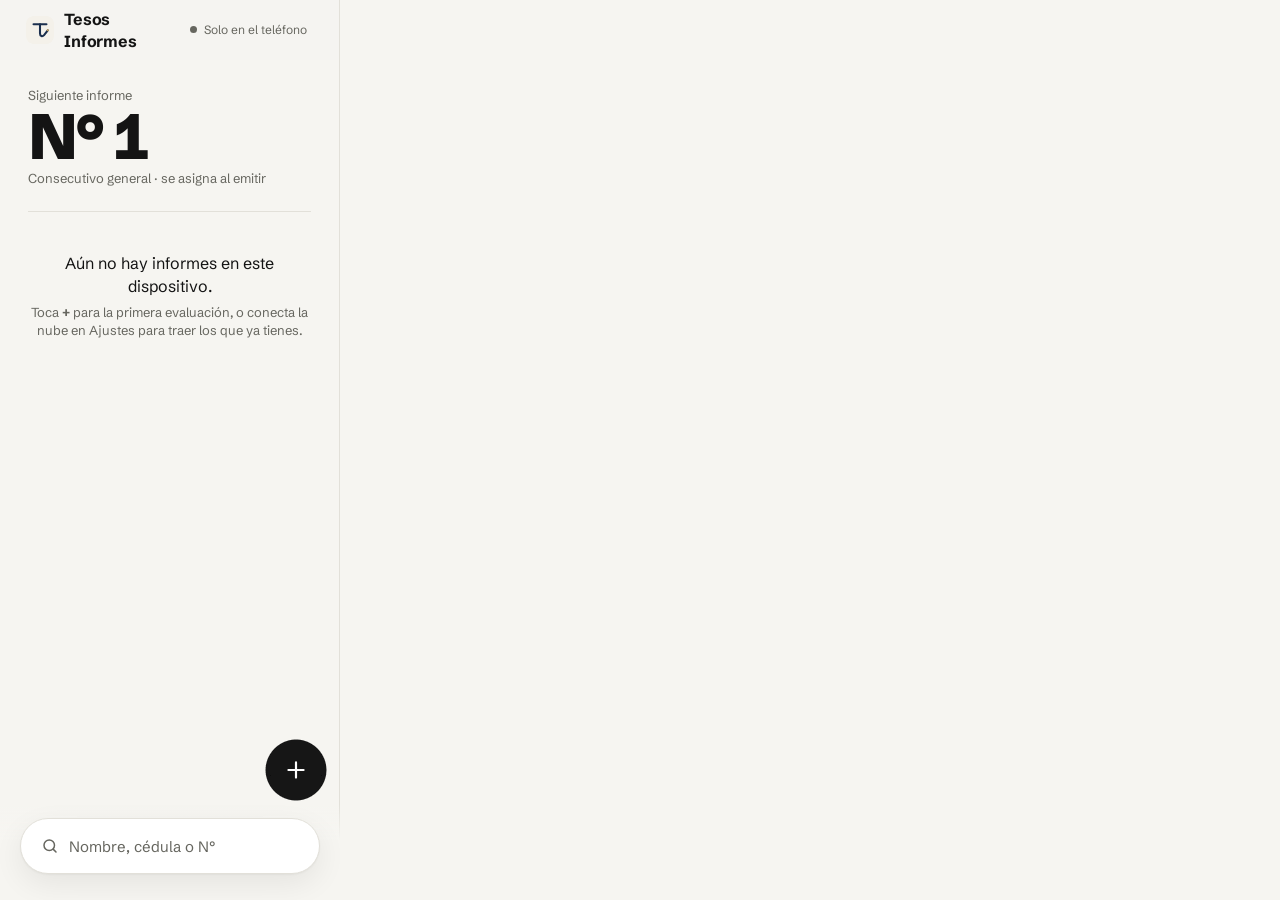
<file: index.html>
<!doctype html>
<html lang="es">
<head>
<meta charset="utf-8">
<meta name="viewport" content="width=device-width, initial-scale=1">
<title>Tesos Informes</title>
<meta http-equiv="refresh" content="0; url=nueva/">
<script>location.replace('nueva/' + location.hash);</script>
<style>body{margin:0;background:#F6F5F1;font-family:system-ui,sans-serif;display:grid;place-items:center;min-height:100vh;color:#141414}</style>
</head>
<body>
<a href="nueva/">Abrir Tesos Informes</a>
</body>
</html>
</file>
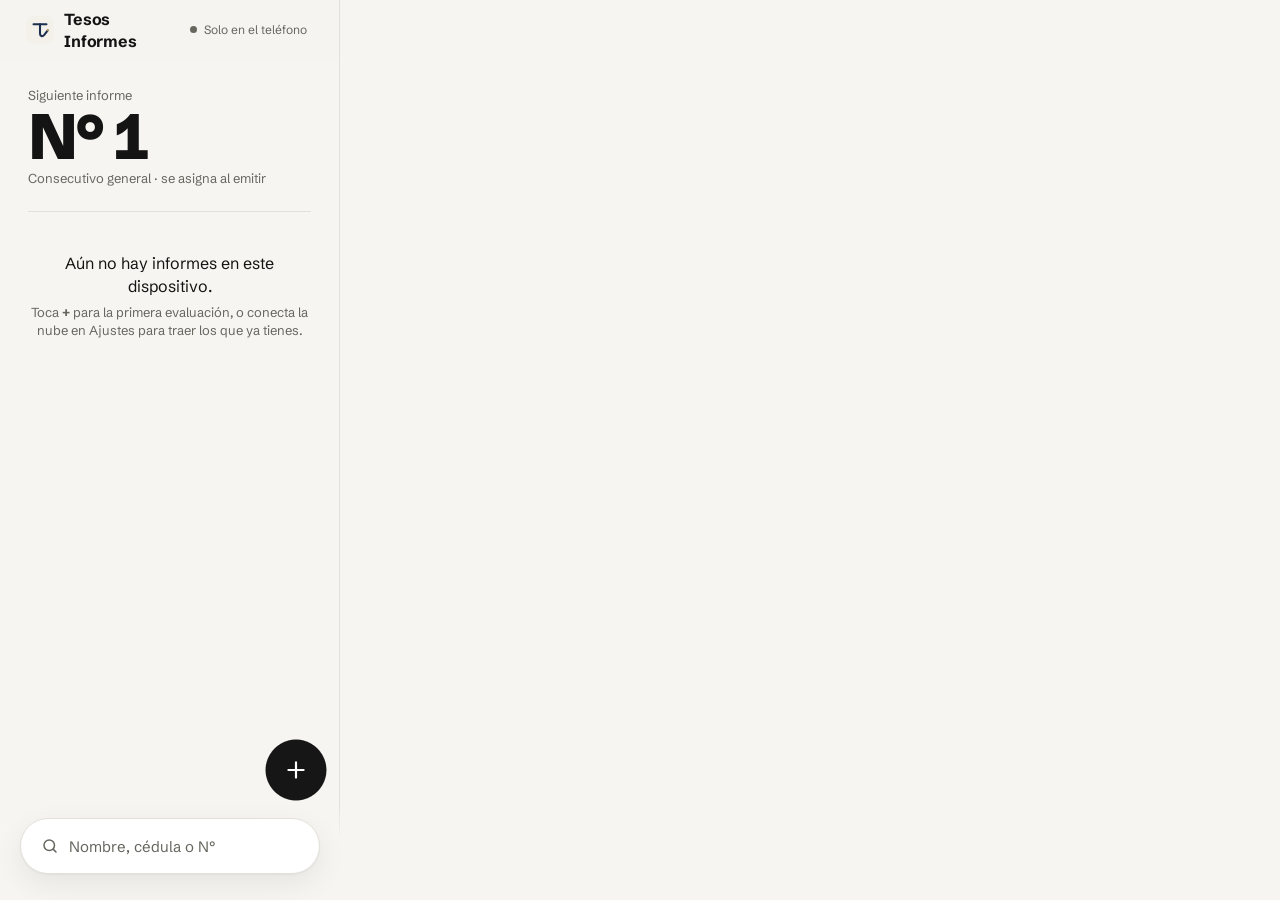
<file: nueva/index.html>
<!doctype html>
<html lang="es" data-theme="light">
<head>
<meta charset="utf-8">
<meta name="viewport" content="width=device-width, initial-scale=1, viewport-fit=cover">
<title>Tesos Informes</title>
<meta name="theme-color" content="#F6F5F1">
<meta name="apple-mobile-web-app-capable" content="yes">
<meta name="apple-mobile-web-app-status-bar-style" content="default">
<link rel="manifest" href="manifest.json">
<link rel="icon" href="icons/logo.svg" type="image/svg+xml">
<link rel="apple-touch-icon" href="icons/icon-180.png">
<script>
  /* Tema antes de pintar: evita el destello claro al abrir de noche. */
  (function () {
    try {
      var t = localStorage.getItem('tema-nueva');
      if (!t) t = matchMedia('(prefers-color-scheme: dark)').matches ? 'dark' : 'light';
      document.documentElement.dataset.theme = t;
    } catch (e) {}
  })();
</script>
<link rel="preconnect" href="https://fonts.googleapis.com">
<link rel="preconnect" href="https://fonts.gstatic.com" crossorigin>
<link rel="stylesheet" href="https://fonts.googleapis.com/css2?family=Schibsted+Grotesk:wght@400;500;600;700;800&family=Inter:wght@400;500;600;700;800&display=swap">
<link rel="stylesheet" href="https://fonts.googleapis.com/css2?family=Material+Symbols+Outlined:opsz,wght,FILL,GRAD@24,400,0,0&icon_names=account_circle,agriculture,assignment,badge,business,card_membership,directions_car,local_taxi,location_on,motorcycle,photo,school,smartphone,two_wheeler&display=block">
<link rel="stylesheet" href="app.css">
<link rel="stylesheet" href="informe.css">
</head>
<body>
<svg class="goo-svg" aria-hidden="true" width="0" height="0"><defs><filter id="goo"><feGaussianBlur in="SourceGraphic" stdDeviation="8" result="d"/><feColorMatrix in="d" mode="matrix" values="1 0 0 0 0  0 1 0 0 0  0 0 1 0 0  0 0 0 20 -8" result="g"/><feComposite in="SourceGraphic" in2="g" operator="atop"/></filter></defs></svg>

<div class="app" id="app">

  <!-- ============================ INICIO ============================ -->
  <section class="vista" id="v-inicio" data-vista="inicio">
    <header class="barra">
      <span class="marca"><img src="icons/logo.svg" alt="" width="28" height="28">Tesos Informes</span>
      <button type="button" class="estado-nube" id="estado-nube" aria-label="Estado de la nube"><span class="punto"></span><span class="txt">…</span></button>
    </header>

    <div class="siguiente">
      <span class="sub">Siguiente informe</span>
      <span class="num" id="num-siguiente">N° —</span>
      <span class="sub">Consecutivo general · se asigna al emitir</span>
    </div>

    <div class="bloque" id="bloque-curso" hidden>
      <h2 class="rotulo">En curso</h2>
      <div class="lista" id="lista-curso"></div>
    </div>

    <div class="bloque" id="bloque-hoy" hidden>
      <div id="lista-hoy"></div>
    </div>

    <div class="bloque" id="bloque-recientes" hidden>
      <h2 class="rotulo">Recientes</h2>
      <div class="lista" id="lista-recientes"></div>
    </div>

    <div class="vacio" id="inicio-vacio" hidden>
      <p>Aún no hay informes en este dispositivo.</p>
      <p class="sub">Toca <strong>+</strong> para la primera evaluación, o conecta la nube en Ajustes para traer los que ya tienes.</p>
    </div>

    <div class="pie-inicio">
      <button type="button" class="buscar-btn" id="abrir-busqueda">
        <svg viewBox="0 0 24 24" width="18" height="18" aria-hidden="true"><circle cx="11" cy="11" r="7"/><path d="M20 20l-3.5-3.5"/></svg>
        <span>Nombre, cédula o N°</span>
      </button>
    </div>
  </section>

  <!-- ============================ PERSONA ============================ -->
  <section class="vista" id="v-persona" data-vista="persona">
    <header class="barra">
      <button type="button" class="atras" data-ir="inicio" aria-label="Volver al inicio"><svg viewBox="0 0 24 24" width="22" height="22" aria-hidden="true"><path d="M15 18l-6-6 6-6"/></svg></button>
      <span class="titulo-barra" id="persona-titulo">Nueva evaluación</span>
      <span class="guardado" data-guardado></span>
    </header>

    <div class="pasos" aria-hidden="true"><span class="on"></span><span></span><span></span></div>

    <div class="persona-cab">
      <button type="button" class="foto-perfil" id="foto-perfil" aria-label="Tomar foto de perfil">
        <img id="foto-perfil-img" alt="" hidden>
        <span class="foto-vacia" id="foto-perfil-vacia">
          <svg viewBox="0 0 24 24" width="28" height="28" aria-hidden="true"><path d="M4 8h3l2-3h6l2 3h3v11H4z"/><circle cx="12" cy="13" r="3.5"/></svg>
          Foto
        </span>
      </button>
      <div class="persona-cab-txt">
        <label class="campo campo-grande" data-campo="nombre">
          <span>Nombre completo</span>
          <input id="f-nombre" type="text" autocomplete="off" autocapitalize="words" placeholder="Nombre y apellidos">
        </label>
      </div>
    </div>

    <div class="form">
      <div class="dos">
        <label class="campo" data-campo="cedula"><span>Cédula</span><input id="f-cedula" type="text" inputmode="numeric" autocomplete="off"></label>
        <label class="campo"><span>Teléfono</span><input id="f-contacto" type="tel" inputmode="tel" autocomplete="off"></label>
      </div>

      <div class="campo" data-campo="categorias">
        <span>Categorías</span>
        <div class="cat-grupo" id="cat-moto"></div>
        <div class="cat-grupo" id="cat-carro"></div>
      </div>

      <div class="dos">
        <div class="campo" data-campo="empresa"><span>Empresa</span><button type="button" class="campo-boton" id="f-empresa">Elegir…</button></div>
        <div class="campo"><span>Fecha de prueba</span><button type="button" class="campo-boton" id="f-fecha" data-fecha="fecha">—</button></div>
      </div>

      <div class="campo">
        <span>¿Qué se evalúa?</span>
        <div class="segmentos" id="f-formato">
          <button type="button" data-formato="CDA COMPLETO" class="on">CDA<small>4 categorías</small></button>
          <button type="button" data-formato="AUTOMOVIL C1" class="pronto">Automóvil<small>Pronto</small></button>
          <button type="button" data-formato="MOTO A2 360" class="pronto">Moto<small>Pronto</small></button>
        </div>
      </div>

      <details class="mas" id="mas-datos">
        <summary><span>Licencias, multas y vigencia</span><span class="resumen-mas" id="resumen-mas"></span></summary>
        <div class="mas-cuerpo">
          <div class="dos">
            <div class="campo" id="campo-vig-a2"><span id="lbl-vig-a2">Licencia moto · vence</span><button type="button" class="campo-boton" id="f-vig-a2" data-fecha="vigenciaA2">—</button></div>
            <div class="campo" id="campo-vig-b1"><span id="lbl-vig-b1">Licencia carro · vence</span><button type="button" class="campo-boton" id="f-vig-b1" data-fecha="vigenciaB1">—</button></div>
          </div>
          <div class="campo">
            <span>Multas</span>
            <div class="segmentos segmentos-3" id="f-multas">
              <button type="button" data-v="No">No</button>
              <button type="button" data-v="Sí">Sí</button>
              <button type="button" data-v="Acuerdo de pago">Acuerdo</button>
            </div>
          </div>
          <button type="button" class="interruptor-fila" id="f-vigencia" aria-pressed="false">
            <span class="if-txt"><strong>Vigencia de la prueba</strong><small id="f-vigencia-ayuda">Apagado: el informe dice "Ingreso"</small></span>
            <span class="interruptor"><span></span></span>
          </button>
        </div>
      </details>
      <p class="aviso" id="persona-aviso" hidden></p>
      <button type="button" class="eliminar" id="eliminar-informe" hidden>Eliminar este informe</button>
    </div>

    <div class="pie-accion">
      <button type="button" class="btn-tinta" id="ir-evaluar">Evaluar <svg viewBox="0 0 24 24" width="20" height="20" aria-hidden="true"><path d="M5 12h14M13 6l6 6-6 6"/></svg></button>
    </div>
  </section>

  <!-- ============================ EVALUAR ============================ -->
  <section class="vista" id="v-evaluar" data-vista="evaluar">
    <header class="barra">
      <button type="button" class="atras" data-ir="persona" aria-label="Volver a los datos"><svg viewBox="0 0 24 24" width="22" height="22" aria-hidden="true"><path d="M15 18l-6-6 6-6"/></svg></button>
      <span class="titulo-barra"><span id="eval-nombre">—</span><small>CDA · 4 categorías</small></span>
      <span class="guardado" data-guardado></span>
    </header>
    <div class="pasos" aria-hidden="true"><span class="on"></span><span class="on"></span><span></span></div>

    <div class="tarjeta">
      <div class="tarjeta-cab"><h2>Teoría</h2><span id="teoria-resumen" class="sub"></span></div>
      <div id="teoria-filas"></div>
    </div>

    <div class="tarjeta">
      <div class="tarjeta-cab"><h2>Práctica</h2><span class="sub">Toca solo lo que falló</span></div>
      <button type="button" class="interruptor-fila todo-ok" id="todo-ok" aria-pressed="true">
        <span class="if-txt"><strong>Todo OK</strong><small>Marca todas las maniobras como Cumple</small></span>
        <span class="interruptor"><span></span></span>
      </button>
      <div id="practica"></div>
    </div>

    <div class="pie-accion pie-resultado">
      <div class="resultado-vivo"><strong id="res-vivo">—</strong><small id="res-vivo-det"></small></div>
      <button type="button" class="btn-tinta" id="ir-cierre">Cierre <svg viewBox="0 0 24 24" width="18" height="18" aria-hidden="true"><path d="M5 12h14M13 6l6 6-6 6"/></svg></button>
    </div>
  </section>

  <!-- ============================ CIERRE ============================ -->
  <section class="vista" id="v-cierre" data-vista="cierre">
    <header class="barra">
      <button type="button" class="atras" data-ir="evaluar" aria-label="Volver a la evaluación"><svg viewBox="0 0 24 24" width="22" height="22" aria-hidden="true"><path d="M15 18l-6-6 6-6"/></svg></button>
      <span class="titulo-barra">Cierre<small id="cierre-nombre"></small></span>
      <span class="guardado" data-guardado></span>
    </header>
    <div class="pasos" aria-hidden="true"><span class="on"></span><span class="on"></span><span class="on"></span></div>

    <div class="cierre-res">
      <span class="grande" id="cierre-res">—</span>
      <span class="sub" id="cierre-det"></span>
    </div>

    <div class="bloque">
      <h2 class="rotulo">Evidencias</h2>
      <div class="evidencias" id="evidencias"></div>
    </div>

    <div class="bloque">
      <h2 class="rotulo">Observaciones</h2>
      <div class="chips chips-texto">
        <button type="button" data-plantilla="obs" data-n="1">Apto general</button>
        <button type="button" data-plantilla="obs" data-n="2">Apto con observaciones</button>
      </div>
      <textarea id="f-observaciones" rows="3" placeholder="Apto para el cargo en las categorias presentadas."></textarea>
    </div>

    <details class="mas bloque">
      <summary><span>Conclusiones</span><span class="resumen-mas" id="resumen-concl">Estándar NTC-ISO/IEC 17020</span></summary>
      <div class="mas-cuerpo">
        <div class="chips chips-texto">
          <button type="button" data-plantilla="concl" data-n="1">Estándar</button>
          <button type="button" data-plantilla="concl" data-n="2">Falta teoría</button>
        </div>
        <textarea id="f-conclusiones" rows="6"></textarea>
      </div>
    </details>

    <div class="firman"><span class="sub">Firman</span><span>Valentina Ochoa · Mario Córdoba</span></div>
    <p class="aviso" id="cierre-aviso" hidden></p>

    <div class="pie-accion">
      <button type="button" class="btn-tinta" id="emitir">Emitir informe</button>
      <span class="sub centro" id="emitir-ayuda">El número se asigna al emitir. Hasta entonces es un borrador.</span>
    </div>
  </section>

  <!-- ============================ INFORME ============================ -->
  <section class="vista" id="v-informe" data-vista="informe">
    <header class="barra">
      <button type="button" class="atras" data-ir="inicio" aria-label="Volver al inicio"><svg viewBox="0 0 24 24" width="22" height="22" aria-hidden="true"><path d="M15 18l-6-6 6-6"/></svg></button>
      <span class="titulo-barra" id="informe-titulo">Informe</span>
      <button type="button" class="enlace" id="informe-editar">Editar</button>
    </header>
    <div class="informe-estado" id="informe-estado"></div>
    <div id="hojas" class="hojas">
                    <div class="hoja-marco">
                        <!-- PAGE 1 PREVIEW -->
                        <div id="preview-page-1" class="preview-page select-none text-slate-800">

                        <!-- Encabezado: rieles + título centrado + folio -->
                        <div class="inf-cab">
                            <span class="inf-riel"></span>
                            <h3 class="inf-cab-titulo">Informe de evaluacion del conocimiento y habilidad para maniobra de vehiculos</h3>
                            <span class="inf-riel"></span>
                            <span id="prev-id" class="inf-folio">28</span>
                        </div>

                        <!-- Panel del participante -->
                        <div class="inf-panel inf-participante">
                            <div class="inf-fecha">
                                <span class="material-symbols-outlined">assignment</span>
                                <span id="prev-date-top">martes, 7 de abril de 2026</span>
                            </div>
                            <div class="inf-part-fila">
                                <div class="inf-foto">
                                    <img id="prev-profile-photo" class="hidden">
                                    <div id="prev-profile-photo-ph" class="w-full h-full flex items-center justify-center">
                                        <span class="material-symbols-outlined text-4xl">account_circle</span>
                                    </div>
                                </div>
                                <div class="inf-part-datos">
                                    <h4 id="prev-name" class="inf-nombre">JOSE DAVID BURBANO ANDRADE</h4>
                                    <div class="inf-cedula-fila">
                                        <span class="material-symbols-outlined">badge</span>
                                        <span id="prev-cedula">C.C. 1143867721</span>
                                    </div>
                                    <hr class="inf-sep">
                                    <div class="inf-campos">
                                        <div class="inf-campo">
                                            <span class="material-symbols-outlined">card_membership</span>
                                            <span id="prev-categorias">A2-B1</span>
                                        </div>
                                        <div class="inf-campo">
                                            <span class="material-symbols-outlined">business</span>
                                            <span id="prev-empresa">CDA YUMBO</span>
                                        </div>
                                        <div class="inf-campo">
                                            <span class="material-symbols-outlined">smartphone</span>
                                            <span id="prev-contacto">3223779706</span>
                                        </div>
                                        <div class="inf-campo">
                                            <span class="material-symbols-outlined">location_on</span>
                                            <span id="prev-ciudad">Yumbo</span>
                                        </div>
                                    </div>
                                </div>
                            </div>
                        </div>

                        <!-- Licencias / multas / vigencia / resultado general -->
                        <div class="inf-panel inf-resumen">
                            <div class="inf-res-bloque">
                                <div class="inf-lic-fila">
                                    <span class="inf-chip">Licencia <span class="material-symbols-outlined">two_wheeler</span></span>
                                    <span id="prev-lic-moto" class="inf-lic-fecha">26/08/2035</span>
                                </div>
                                <div class="inf-lic-fila">
                                    <span class="inf-chip">Licencia <span class="material-symbols-outlined">directions_car</span></span>
                                    <span id="prev-lic-carro" class="inf-lic-fecha">21/09/2026</span>
                                </div>
                            </div>
                            <div class="inf-res-bloque inf-centrado">
                                <span class="inf-chip">Multas</span>
                                <span id="prev-multas-val" class="px-3 py-0.5 rounded-full bg-blue-100 text-blue-800 text-[10px] font-bold inline-block">No</span>
                            </div>
                            <div class="inf-res-bloque inf-centrado">
                                <span class="inf-chip">Vigencia de prueba</span>
                                <span id="prev-vigencia">07/04/2027</span>
                            </div>
                            <div class="inf-res-bloque inf-centrado">
                                <span class="inf-res-tit">Resultado general</span>
                                <span id="prev-res-general" class="px-8 py-2 rounded-lg bg-green-600 text-white font-bold text-sm tracking-wide shadow-sm">APROBADO</span>
                            </div>
                        </div>

                        <!-- Tarjetas de vehículos -->
                        <div class="inf-tarjetas">
                            <!-- Automovil -->
                            <div class="inf-tarjeta">
                                <div class="inf-tarjeta-cab">
                                    <span>Automovil</span>
                                    <span class="material-symbols-outlined">directions_car</span>
                                </div>
                                <ul id="prev-man-list-carro" class="inf-lista">
                                    <!-- Filled by JS -->
                                </ul>
                                <div class="inf-tarjeta-pie">
                                    <div class="inf-tarjeta-lbl">Resultado prueba</div>
                                    <div id="prev-res-carro" class="bg-slate-50 border-t border-slate-100 p-2 text-center font-bold text-[11px] text-green-600 uppercase">APROBADO</div>
                                </div>
                            </div>
                            <!-- Motocarro -->
                            <div class="inf-tarjeta">
                                <div class="inf-tarjeta-cab">
                                    <span>Motocarro</span>
                                    <span class="material-symbols-outlined">local_taxi</span>
                                </div>
                                <ul id="prev-man-list-motocarro" class="inf-lista">
                                    <!-- Filled by JS -->
                                </ul>
                                <div class="inf-tarjeta-pie">
                                    <div class="inf-tarjeta-lbl">Resultado prueba</div>
                                    <div id="prev-res-motocarro" class="bg-slate-50 border-t border-slate-100 p-2 text-center font-bold text-[11px] text-green-600 uppercase">APROBADO</div>
                                </div>
                            </div>
                            <!-- Cuatrimoto -->
                            <div class="inf-tarjeta">
                                <div class="inf-tarjeta-cab">
                                    <span>Cuatrimoto</span>
                                    <span class="material-symbols-outlined">agriculture</span>
                                </div>
                                <ul id="prev-man-list-cuatrimoto" class="inf-lista">
                                    <!-- Filled by JS -->
                                </ul>
                                <div class="inf-tarjeta-pie">
                                    <div class="inf-tarjeta-lbl">Resultado prueba</div>
                                    <div id="prev-res-cuatrimoto" class="bg-slate-50 border-t border-slate-100 p-2 text-center font-bold text-[11px] text-green-600 uppercase">APROBADO</div>
                                </div>
                            </div>
                            <!-- Moto -->
                            <div class="inf-tarjeta">
                                <div class="inf-tarjeta-cab">
                                    <span>Moto</span>
                                    <span class="material-symbols-outlined">motorcycle</span>
                                </div>
                                <ul id="prev-man-list-moto" class="inf-lista">
                                    <!-- Filled by JS -->
                                </ul>
                                <div class="inf-tarjeta-pie">
                                    <div class="inf-tarjeta-lbl">Resultado prueba</div>
                                    <div id="prev-res-moto" class="bg-slate-50 border-t border-slate-100 p-2 text-center font-bold text-[11px] text-green-600 uppercase">APROBADO</div>
                                </div>
                            </div>
                        </div>

                        <!-- Conclusiones -->
                        <div class="inf-bloque">
                            <div class="inf-bloque-cab inf-deep">Conclusiones:</div>
                            <div id="prev-conclusiones-text" class="inf-bloque-cuerpo">
                                Cargando conclusiones...
                            </div>
                        </div>

                        <!-- Firmas -->
                        <div class="inf-firmas">
                            <div class="inf-firma">
                                <div class="inf-firma-linea"><img src="../img/firma-valentina-ochoa.png" alt=""></div>
                                <div class="inf-firma-nombre">Valentina Ochoa</div>
                                <div class="inf-firma-rol">Instructor de conduccion tecnico en seguridad vial</div>
                                <div class="inf-firma-doc">C.C. 1.144.205.740</div>
                                <div class="inf-firma-ci">C.I. 48297</div>
                            </div>
                            <div class="inf-firma">
                                <div class="inf-firma-linea"><img src="../img/firma-mario-cordoba.png" alt=""></div>
                                <div class="inf-firma-nombre">Mario Alexander Cordoba Cruz</div>
                                <div class="inf-firma-rol">Instructor de conduccion tecnico en seguridad vial</div>
                                <div class="inf-firma-doc">C.C. 1.151.964.321</div>
                                <div class="inf-firma-ci">C.I. 56660</div>
                            </div>
                        </div>

                        <!-- Pie -->
                        <div class="inf-pie">
                            <span>Plataforma de Evaluacion para CDAs - Software desarrollado por Mario Cordoba</span>
                            <span class="inf-pie-num">1 <span class="material-symbols-outlined">school</span></span>
                        </div>
                        </div>
                    </div> <!-- End preview-wrapper -->

                    <div class="hoja-marco">
                        <!-- PAGE 2 PREVIEW -->
                        <div id="preview-page-2" class="preview-page select-none text-slate-800">

                        <!-- Encabezado (la página 2 del PDF no lleva folio ni fecha,
                             pero los elementos siguen en el DOM porque el JS les escribe) -->
                        <div class="inf-cab">
                            <span class="inf-riel"></span>
                            <h3 class="inf-cab-titulo">Informe de evaluacion del conocimiento y habilidad para maniobra de vehiculos</h3>
                            <span class="inf-riel"></span>
                            <span id="prev-id-2" class="inf-oculto">28</span>
                            <span id="prev-date-top-2" class="inf-oculto">martes, 7 de abril de 2026</span>
                        </div>

                        <!-- Prueba teórica -->
                        <div class="inf-bloque">
                            <div class="inf-bloque-cab inf-card">Prueba teorica</div>
                            <div class="inf-bloque-cuerpo">
                                <div class="inf-teoria-metricas">
                                    <div class="inf-metrica">
                                        <span class="inf-metrica-lbl">Preguntas totales</span>
                                        <span class="inf-metrica-val">30</span>
                                    </div>
                                    <div class="inf-metrica">
                                        <span class="inf-metrica-lbl">Respuestas Correctas</span>
                                        <span id="prev-correctas" class="inf-metrica-val">28</span>
                                    </div>
                                    <div class="inf-metrica">
                                        <span class="inf-metrica-lbl">Resultado</span>
                                        <span id="prev-res-teoria" class="px-3 py-0.5 rounded bg-green-100 text-green-800 font-bold text-[10px]">APROBADO</span>
                                    </div>
                                    <div class="inf-metrica">
                                        <span class="inf-metrica-lbl">Puntaje Total de la prueba</span>
                                        <span id="prev-pct-teoria" class="inf-metrica-val">97%</span>
                                    </div>
                                </div>

                                <div class="inf-barras">
                                    <div class="inf-barra-fila">
                                        <span class="inf-barra-lbl">Tecnicas de conduccion</span>
                                        <div class="inf-barra-pista"><div id="prev-bar-1" class="h-full bg-green-500" style="width: 100%;"></div></div>
                                        <span id="prev-val-1" class="inf-oculto">10.0</span>
                                    </div>
                                    <div class="inf-barra-fila">
                                        <span class="inf-barra-lbl">Elementos EPP</span>
                                        <div class="inf-barra-pista"><div id="prev-bar-3" class="h-full bg-green-500" style="width: 100%;"></div></div>
                                        <span id="prev-val-3" class="inf-oculto">10.0</span>
                                    </div>
                                    <div id="prev-avg-score" class="inf-badge-pct">97%</div>
                                    <div class="inf-barra-fila">
                                        <span class="inf-barra-lbl">Normatividad</span>
                                        <div class="inf-barra-pista"><div id="prev-bar-2" class="h-full bg-green-500" style="width: 100%;"></div></div>
                                        <span id="prev-val-2" class="inf-oculto">10.0</span>
                                    </div>
                                    <div class="inf-barra-fila">
                                        <span class="inf-barra-lbl">Mecanica basica</span>
                                        <div class="inf-barra-pista"><div id="prev-bar-4" class="h-full bg-green-500" style="width: 100%;"></div></div>
                                        <span id="prev-val-4" class="inf-oculto">10.0</span>
                                    </div>
                                </div>
                            </div>
                        </div>

                        <!-- Observaciones -->
                        <div class="inf-bloque">
                            <div class="inf-bloque-cab inf-deep">Observaciones:</div>
                            <div id="prev-observaciones-text" class="inf-bloque-cuerpo" style="min-height: 92px;">
                                Cargando observaciones...
                            </div>
                        </div>

                        <!-- Evidencias -->
                        <div class="inf-evidencias">
                            <div class="inf-marca-agua">CDA</div>
                            <div class="inf-ev-titulo">
                                <span class="inf-ev-riel"></span>
                                <span>Evidencias de la actividad</span>
                                <span class="inf-ev-riel"></span>
                            </div>
                            <div class="inf-ev-grid">
                                <div class="inf-ev-foto">
                                    <img id="prev-img-ev1" class="hidden">
                                    <span id="prev-img-ev1-ph" class="material-symbols-outlined text-3xl">photo</span>
                                </div>
                                <div class="inf-ev-foto">
                                    <img id="prev-img-ev2" class="hidden">
                                    <span id="prev-img-ev2-ph" class="material-symbols-outlined text-3xl">photo</span>
                                </div>
                                <div class="inf-ev-foto">
                                    <img id="prev-img-ev3" class="hidden">
                                    <span id="prev-img-ev3-ph" class="material-symbols-outlined text-3xl">photo</span>
                                </div>
                                <div class="inf-ev-foto">
                                    <img id="prev-img-ev4" class="hidden">
                                    <span id="prev-img-ev4-ph" class="material-symbols-outlined text-3xl">photo</span>
                                </div>
                            </div>
                        </div>

                        <!-- Pie -->
                        <div class="inf-pie">
                            <span>Plataforma de Evaluacion para CDAs - Software desarrollado por Mario Cordoba</span>
                            <span class="inf-pie-num">2 <span class="material-symbols-outlined">school</span></span>
                        </div>
                        </div>
                    </div>

    </div>
    <div class="pie-accion pie-informe" id="informe-acciones">
      <button type="button" class="btn-borde" id="btn-enviar"><svg viewBox="0 0 24 24" width="20" height="20" aria-hidden="true"><path d="M12 15V4M7.5 8.5 12 4l4.5 4.5"/><path d="M5 12v6a2 2 0 0 0 2 2h10a2 2 0 0 0 2-2v-6"/></svg>Enviar</button>
      <button type="button" class="btn-tinta" id="btn-otra">Otra persona</button>
    </div>
  </section>
</div>

<!-- ============================ MENÚ + ============================ -->
<div class="fab-velo" id="fab-velo"></div>
<nav class="fab" id="fab" aria-label="Menú">
  <div class="fab-goo" aria-hidden="true">
    <span class="blob" style="--i:0"></span><span class="blob" style="--i:1"></span><span class="blob" style="--i:2"></span><span class="blob" style="--i:3"></span><span class="blob" style="--i:4"></span>
  </div>
  <div class="fab-items">
    <button type="button" class="fab-item" style="--i:1" data-accion="nueva"><span class="lbl">Nueva evaluación</span><span class="ico"><svg viewBox="0 0 24 24" width="22" height="22" aria-hidden="true"><circle cx="12" cy="8" r="4"/><path d="M4 20c1.5-4 4.5-6 8-6s6.5 2 8 6"/></svg></span></button>
    <button type="button" class="fab-item" style="--i:2" data-accion="buscar"><span class="lbl">Buscar informe</span><span class="ico"><svg viewBox="0 0 24 24" width="22" height="22" aria-hidden="true"><circle cx="11" cy="11" r="7"/><path d="M20 20l-3.5-3.5"/></svg></span></button>
    <button type="button" class="fab-item" style="--i:3" data-accion="tema"><span class="lbl" id="fab-tema-lbl">Tema noche</span><span class="ico"><svg viewBox="0 0 24 24" width="22" height="22" aria-hidden="true"><path d="M20 14.5A8 8 0 0 1 9.5 4 8 8 0 1 0 20 14.5z"/></svg></span></button>
    <button type="button" class="fab-item" style="--i:4" data-accion="ajustes"><span class="lbl">Nube y ajustes</span><span class="ico"><svg viewBox="0 0 24 24" width="22" height="22" aria-hidden="true"><circle cx="12" cy="12" r="3"/><path d="M12 3v2M12 19v2M3 12h2M19 12h2M5.6 5.6 7 7M17 17l1.4 1.4M5.6 18.4 7 17M17 7l1.4-1.4"/></svg></span></button>
  </div>
  <button type="button" class="fab-main" id="fab-main" aria-label="Abrir menú" aria-expanded="false"><svg viewBox="0 0 24 24" width="26" height="26" aria-hidden="true"><path d="M12 5v14M5 12h14"/></svg></button>
</nav>

<!-- ============================ BÚSQUEDA ============================ -->
<div class="capa" id="busqueda" hidden>
  <div class="capa-cab">
    <label class="buscar-campo">
      <svg viewBox="0 0 24 24" width="18" height="18" aria-hidden="true"><circle cx="11" cy="11" r="7"/><path d="M20 20l-3.5-3.5"/></svg>
      <input id="buscar-input" type="search" placeholder="Nombre, cédula, N° o empresa" autocomplete="off">
    </label>
    <button type="button" class="enlace" id="cerrar-busqueda">Cerrar</button>
  </div>
  <div class="capa-cuerpo lista" id="buscar-resultados"></div>
</div>

<!-- ============================ HOJA INFERIOR ============================ -->
<div class="hoja-velo" id="hoja-velo" hidden></div>
<div class="hoja" id="hoja" role="dialog" aria-modal="true" hidden>
  <div class="hoja-asa" id="hoja-asa" aria-hidden="true"><span></span></div>
  <div id="hoja-cuerpo" class="hoja-cuerpo"></div>
</div>

<div class="toast" id="toast" role="status" aria-live="polite"><span id="toast-txt"></span><button type="button" id="toast-accion" hidden></button></div>

<!-- ============================ DIÁLOGO ============================ -->
<div class="dlg-velo" id="dlg-velo" hidden></div>
<div class="dlg" id="dlg" role="alertdialog" aria-modal="true" aria-labelledby="dlg-titulo" hidden>
  <h3 id="dlg-titulo"></h3>
  <p id="dlg-texto"></p>
  <div class="dlg-botones"><button type="button" class="btn-borde" id="dlg-no"></button><button type="button" class="btn-tinta" id="dlg-si"></button></div>
</div>
<input type="file" id="archivo-foto" accept="image/*" capture="environment" hidden>

<script src="../js/esquema-default.js"></script>
<script src="../js/aprobacion.js"></script>
<script src="../js/db.js"></script>
<script src="../js/api.js"></script>
<script src="../js/sync.js"></script>
<script src="app.js"></script>
</body>
</html>
</file>
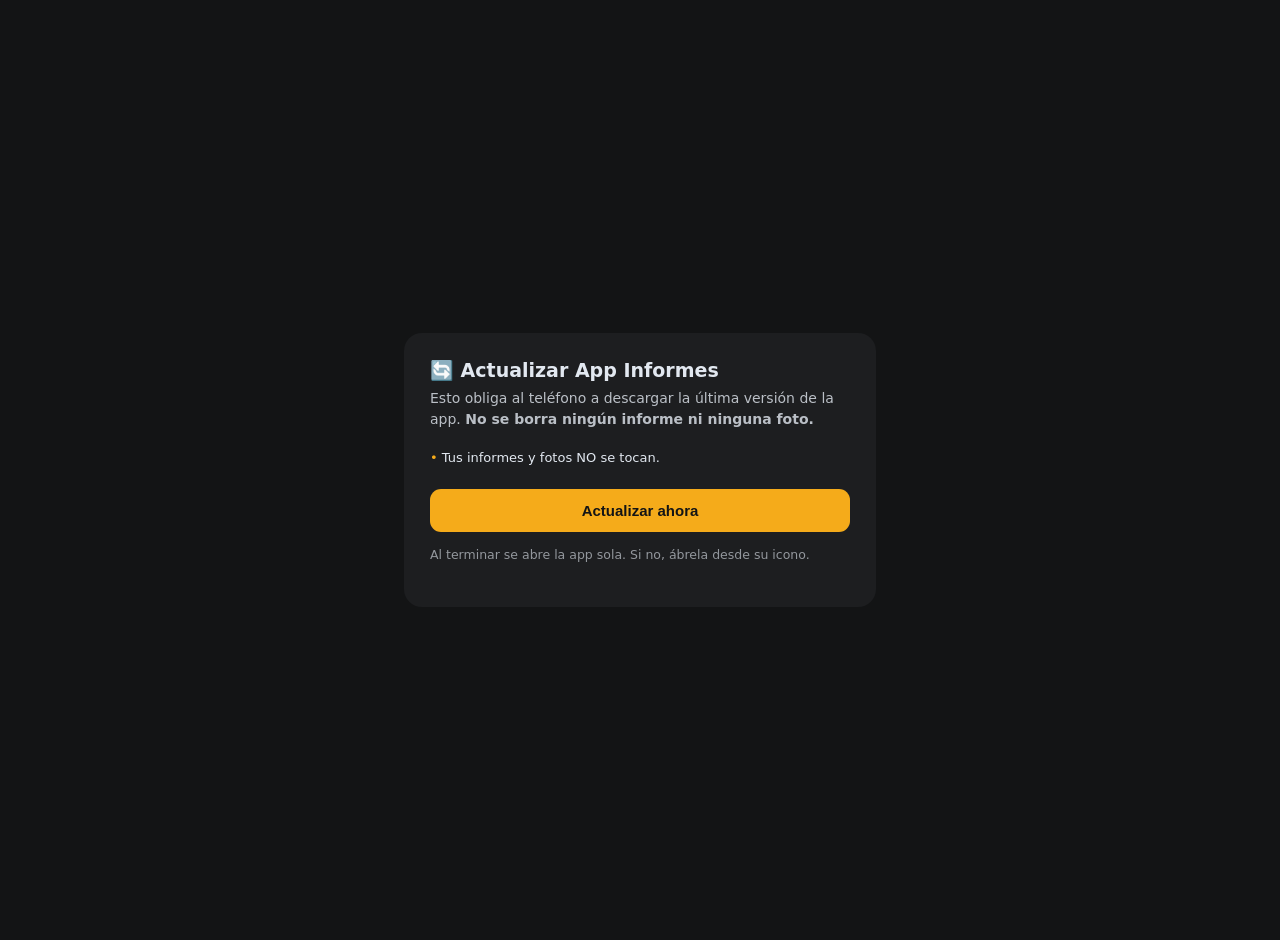
<file: actualizar.html>
<!DOCTYPE html>
<!-- Página de rescate para cuando la app instalada se queda con código viejo.
     El Service Worker antiguo sirve los archivos desde su caché, así que subir
     una versión nueva puede no llegar nunca al dispositivo. Esta página no está
     en ese caché (el SW la excluye a propósito), así que siempre llega de la red
     y puede limpiar lo que bloquea la actualización.
     NO toca IndexedDB: los registros, las fotos y lo que esté sin subir se
     conservan intactos. Solo borra copias de archivos que se vuelven a bajar. -->
<html lang="es">
<head>
<meta charset="utf-8">
<meta name="viewport" content="width=device-width, initial-scale=1">
<title>Actualizar App Informes</title>
<style>
  :root { color-scheme: dark; }
  body { margin:0; min-height:100vh; display:flex; align-items:center; justify-content:center;
         background:#131415; color:#e2e8f0; font-family:Inter,system-ui,-apple-system,sans-serif; padding:20px; }
  .caja { max-width:420px; width:100%; background:#1d1e20; border-radius:18px; padding:26px; }
  h1 { font-size:19px; margin:0 0 6px; }
  p  { font-size:14px; line-height:1.5; opacity:.8; margin:0 0 16px; }
  #log { font-size:13px; line-height:1.9; margin:0 0 18px; padding:0; list-style:none; }
  #log li::before { content:"• "; color:#f5ab1a; }
  .btn { display:block; width:100%; padding:13px; border:0; border-radius:11px; font-size:15px;
         font-weight:700; cursor:pointer; background:#f5ab1a; color:#131415; }
  .btn[disabled] { opacity:.5; cursor:default; }
  .aviso { font-size:12.5px; opacity:.6; margin-top:14px; }
</style>
</head>
<body>
  <div class="caja">
    <h1>🔄 Actualizar App Informes</h1>
    <p>Esto obliga al teléfono a descargar la última versión de la app.
       <b>No se borra ningún informe ni ninguna foto.</b></p>
    <ul id="log"></ul>
    <button class="btn" id="ir">Actualizar ahora</button>
    <p class="aviso">Al terminar se abre la app sola. Si no, ábrela desde su icono.</p>
  </div>

<script>
(function () {
  var log = document.getElementById('log');
  var boton = document.getElementById('ir');
  function di(t) { var li = document.createElement('li'); li.textContent = t; log.appendChild(li); }

  boton.onclick = function () {
    boton.disabled = true;
    boton.textContent = 'Actualizando…';

    var pasos = [];

    // 1) Fuera el Service Worker: es el que estaba sirviendo el código viejo.
    //    Al volver a abrir la app se registra de nuevo, ya en su última versión.
    pasos.push(
      (navigator.serviceWorker ? navigator.serviceWorker.getRegistrations() : Promise.resolve([]))
        .then(function (regs) {
          return Promise.all(regs.map(function (r) { return r.unregister(); }))
            .then(function () { di(regs.length ? 'Service Worker retirado (' + regs.length + ')' : 'No había Service Worker'); });
        }).catch(function () { di('No se pudo tocar el Service Worker'); })
    );

    // 2) Fuera las cachés de archivos (HTML/JS/CSS). Se vuelven a bajar solas.
    //    Ojo: caches.delete NO afecta a IndexedDB, que es donde viven los datos.
    pasos.push(
      (window.caches ? caches.keys() : Promise.resolve([]))
        .then(function (ks) {
          return Promise.all(ks.map(function (k) { return caches.delete(k); }))
            .then(function () { di(ks.length ? 'Archivos viejos borrados: ' + ks.join(', ') : 'No había archivos cacheados'); });
        }).catch(function () { di('No se pudieron borrar los archivos cacheados'); })
    );

    Promise.all(pasos).then(function () {
      di('Listo. Abriendo la app…');
      // cache-buster: que la primera petición no vuelva a salir de una caché
      setTimeout(function () { location.replace('./?actualizada=' + Date.now()); }, 1200);
    });
  };

  di('Tus informes y fotos NO se tocan.');
})();
</script>
</body>
</html>
</file>
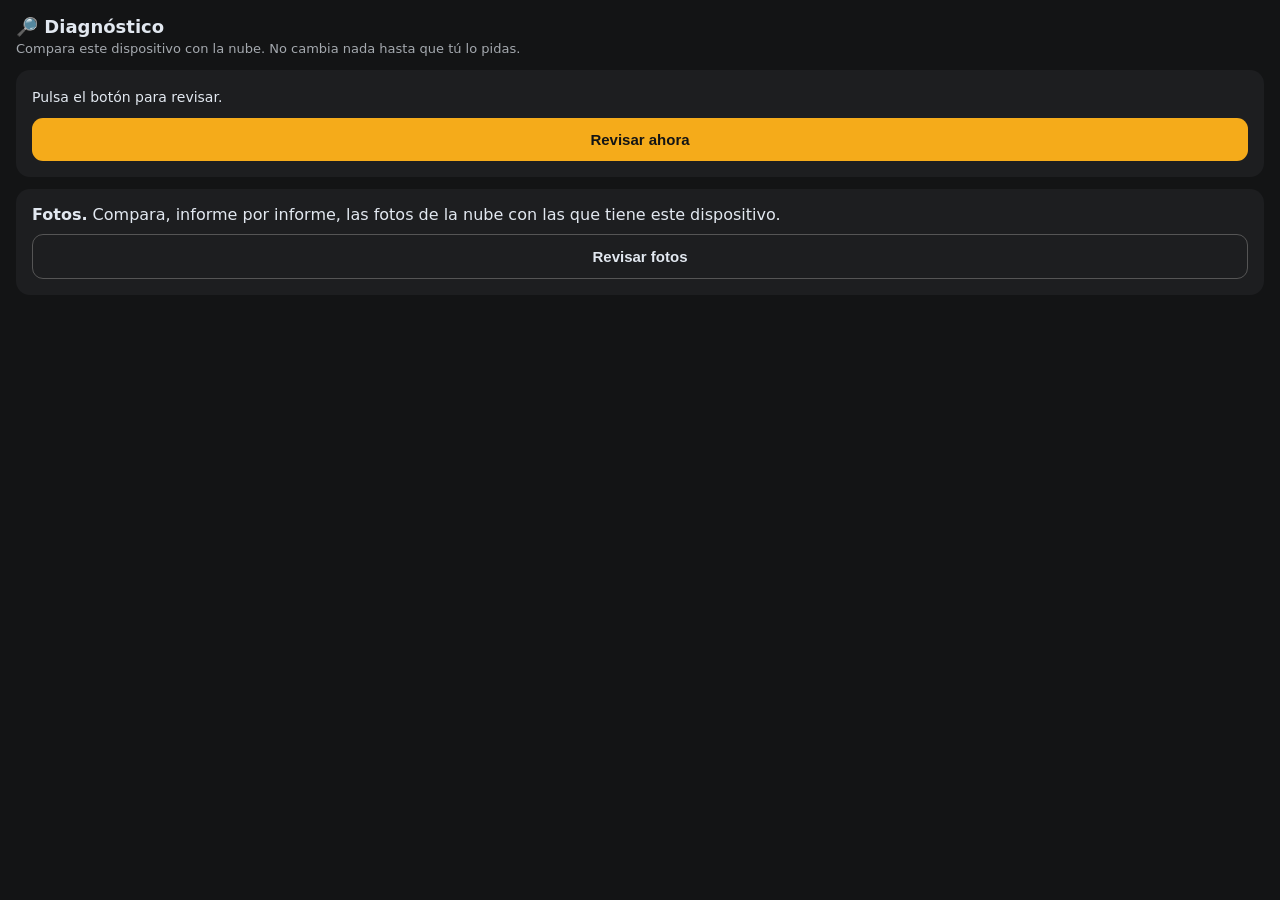
<file: diagnostico.html>
<!DOCTYPE html>
<!-- Diagnóstico: compara lo que este dispositivo tiene guardado con lo que hay
     en la nube, registro por registro, y señala las diferencias.
     Es autónoma a propósito: abre IndexedDB y llama a la API por su cuenta, sin
     cargar ningún js/ de la app, para que no dependa de lo que haya cacheado el
     Service Worker (que es justo lo que suele estar viejo). -->
<html lang="es">
<head>
<meta charset="utf-8">
<meta name="viewport" content="width=device-width, initial-scale=1">
<title>Diagnóstico App Informes</title>
<style>
  :root { color-scheme: dark; }
  body { margin:0; background:#131415; color:#e2e8f0; font-family:Inter,system-ui,-apple-system,sans-serif; padding:16px; }
  h1 { font-size:18px; margin:0 0 4px; }
  .sub { font-size:13px; opacity:.7; margin:0 0 14px; }
  .caja { background:#1d1e20; border-radius:14px; padding:16px; margin-bottom:12px; }
  .btn { display:block; width:100%; padding:13px; border:0; border-radius:11px; font-size:15px;
         font-weight:700; cursor:pointer; background:#f5ab1a; color:#131415; margin-top:10px; }
  .btn.sec { background:transparent; color:#e2e8f0; border:1px solid #555; }
  .btn[disabled] { opacity:.5; cursor:default; }
  table { width:100%; border-collapse:collapse; font-size:12px; }
  th, td { text-align:left; padding:6px 4px; border-bottom:1px solid #2b2c2f; }
  th { opacity:.6; font-weight:600; }
  .ok  { color:#4ade80; }
  .mal { color:#f87171; font-weight:700; }
  .dato { font-family:ui-monospace,Menlo,Consolas,monospace; }
  #resumen { font-size:14px; line-height:1.6; }
  .scroll { overflow-x:auto; }
</style>
</head>
<body>
  <h1>🔎 Diagnóstico</h1>
  <p class="sub">Compara este dispositivo con la nube. No cambia nada hasta que tú lo pidas.</p>

  <div class="caja">
    <div id="resumen">Pulsa el botón para revisar.</div>
    <button class="btn" id="revisar">Revisar ahora</button>
    <button class="btn sec" id="reparar" style="display:none">Traer de la nube los que no coinciden</button>
  </div>

  <div class="caja scroll" id="tablaCaja" style="display:none">
    <table id="tabla"><thead><tr>
      <th>Registro</th><th>Teoría</th><th>Prácticas</th><th>Resultado</th>
    </tr></thead><tbody></tbody></table>
  </div>

  <div class="caja">
    <div id="fotosResumen"><b>Fotos.</b> Compara, informe por informe, las fotos de la nube con las que tiene este dispositivo.</div>
    <button class="btn sec" id="revisarFotos">Revisar fotos</button>
  </div>
  <div class="caja scroll" id="fotosCaja" style="display:none">
    <p class="sub">P = perfil, E1–E4 = evidencias. <span class="ok">✔</span> se ve aquí · <span class="mal">✘</span> está en la nube pero no aquí · — no tiene.
      Las "solo aquí" se suben solas en la próxima sincronización de este dispositivo.</p>
    <table id="fotosTabla"><thead><tr><th>N°</th><th>Persona</th><th>Fotos</th><th></th></tr></thead><tbody></tbody></table>
  </div>

<script>
(function () {
  var VEHICULOS = ['moto', 'motocarro', 'cuatrimoto', 'carro'];
  var TEORIA = ['tecnicas', 'normatividad', 'epp', 'mecanica'];
  var difieren = [];   // {uuid, remoto}

  function abrirDB() {
    return new Promise(function (res, rej) {
      var req = indexedDB.open('informes-cda');
      req.onsuccess = function () { res(req.result); };
      req.onerror = function () { rej(req.error); };
    });
  }

  function leerServicios(db) {
    return new Promise(function (res, rej) {
      var t = db.transaction('servicios', 'readonly').objectStore('servicios').getAll();
      t.onsuccess = function () { res(t.result || []); };
      t.onerror = function () { rej(t.error); };
    });
  }

  function guardarServicio(db, s) {
    return new Promise(function (res, rej) {
      var t = db.transaction('servicios', 'readwrite');
      t.objectStore('servicios').put(s);
      t.oncomplete = res; t.onerror = function () { rej(t.error); };
    });
  }

  /* Resumen numérico de una evaluación: cuánta teoría y cuántas maniobras. */
  function resumen(s) {
    var ev = (s && s.evaluacion) || {}, mods = ev.modulos || {};
    var teo = mods.teoria || {}, suma = 0;
    TEORIA.forEach(function (c) { suma += teo[c] ? Number(teo[c].nota) || 0 : 0; });
    var total = 0, ok = 0;
    VEHICULOS.forEach(function (v) {
      Object.keys(mods[v] || {}).forEach(function (k) {
        total++; if (Number(mods[v][k].nota) === 1) ok++;
      });
    });
    return { teoria: suma, practOK: ok, practTotal: total, resultado: s.resultado || '(vacío)' };
  }

  function celda(local, nube) {
    var igual = String(local) === String(nube);
    return '<td class="dato ' + (igual ? 'ok' : 'mal') + '">' + local +
           (igual ? '' : ' <small>(nube: ' + nube + ')</small>') + '</td>';
  }

  document.getElementById('revisar').onclick = function () {
    var boton = this;
    boton.disabled = true; boton.textContent = 'Revisando…';
    var res = document.getElementById('resumen');

    var url = localStorage.getItem('apiUrl'), token = localStorage.getItem('apiToken');
    if (!url || !token) {
      res.innerHTML = '❌ Este dispositivo no tiene configurada la conexión a la nube.';
      boton.disabled = false; boton.textContent = 'Revisar ahora'; return;
    }

    var db;
    abrirDB()
      .then(function (d) { db = d; return leerServicios(db); })
      .then(function (locales) {
        return fetch(url + '?action=pull&token=' + encodeURIComponent(token) + '&desde=')
          .then(function (r) { return r.json(); })
          .then(function (j) {
            if (j.error) throw new Error(j.error);
            return { locales: locales, remotos: j.servicios || [] };
          });
      })
      .then(function (d) {
        var porUuid = {};
        d.locales.forEach(function (s) { porUuid[s.uuid] = s; });

        var tbody = document.querySelector('#tabla tbody');
        tbody.innerHTML = '';
        difieren = [];
        var soloEnNube = 0;

        d.remotos.forEach(function (rem) {
          if (rem.estado === 'eliminado') return;
          var loc = porUuid[rem.uuid];
          if (!loc) { soloEnNube++; difieren.push({ uuid: rem.uuid, remoto: rem }); return; }

          var a = resumen(loc), b = resumen(rem);
          var mismo = a.teoria === b.teoria && a.practOK === b.practOK &&
                      a.practTotal === b.practTotal && a.resultado === b.resultado;
          if (!mismo) difieren.push({ uuid: rem.uuid, remoto: rem });

          var tr = document.createElement('tr');
          tr.innerHTML =
            '<td>' + (loc.nombre || rem.nombre || rem.uuid).slice(0, 20) +
              (loc.estado === 'pendiente' ? ' <small>(sin subir)</small>' : '') + '</td>' +
            celda(a.teoria + '/30', b.teoria + '/30') +
            celda(a.practOK + '/' + a.practTotal, b.practOK + '/' + b.practTotal) +
            celda(a.resultado, b.resultado);
          if (!mismo) tbody.appendChild(tr); else tbody.appendChild(tr);
        });

        document.getElementById('tablaCaja').style.display = 'block';
        var cache = (window.caches ? caches.keys() : Promise.resolve([]));
        return cache.then(function (ks) {
          var v = ks.filter(function (k) { return k.indexOf('appinf-') === 0 && k.indexOf('-fuentes') === -1; });
          res.innerHTML =
            '<b>Versión instalada:</b> ' + (v.length ? v.join(', ').replace(/appinf-/g, '') : 'sin instalar') + '<br>' +
            '<b>Registros aquí:</b> ' + d.locales.length + ' · <b>en la nube:</b> ' + d.remotos.length + '<br>' +
            (difieren.length
              ? '<span class="mal">' + difieren.length + ' registro(s) no coinciden con la nube' +
                (soloEnNube ? ' (' + soloEnNube + ' ni siquiera están en este dispositivo)' : '') + '.</span>'
              : '<span class="ok">Todo coincide con la nube. ✔</span>');
          document.getElementById('reparar').style.display = difieren.length ? 'block' : 'none';
          boton.disabled = false; boton.textContent = 'Revisar otra vez';
        });
      })
      .catch(function (e) {
        res.innerHTML = '❌ ' + e.message;
        boton.disabled = false; boton.textContent = 'Revisar ahora';
      });
  };

  /* ---------- Fotos ----------
   * Por cada informe con fotos: qué URLs tiene la nube, cuáles conoce la ficha
   * de este dispositivo y si la foto guardada aquí se puede leer de verdad. */
  var RANURAS = [['P', 'perfil', 1], ['E1', 'evidencia', 1], ['E2', 'evidencia', 2], ['E3', 'evidencia', 3], ['E4', 'evidencia', 4]];
  function urlDe(s, r) { return r[1] === 'perfil' ? (s && s.fotoPerfilUrl) || '' : ((s && s.evidenciasUrls) || [])[r[2] - 1] || ''; }
  function idDeUrl(u) {
    var m = /[?&]id=([^&]+)/.exec(u || '') || /\/d\/([^/=?&]+)/.exec(u || '');
    return m ? m[1] : null;
  }
  function folioDe(s) {
    var m = /^excel-0*(\d+)$/.exec(String(s.uuid || ''));
    if (m) return parseInt(m[1], 10);
    return s.evaluacion && s.evaluacion.folio ? Number(s.evaluacion.folio) : null;
  }
  function leerFotos(db) {
    return new Promise(function (res, rej) {
      var t = db.transaction('fotos', 'readonly').objectStore('fotos').getAll();
      t.onsuccess = function () { res(t.result || []); };
      t.onerror = function () { rej(t.error); };
    });
  }
  function legible(blob) {
    return new Promise(function (res) {
      if (!blob) { res(false); return; }
      var r = new FileReader();
      r.onload = function () { res(true); };
      r.onerror = function () { res(false); };
      r.readAsArrayBuffer(blob.slice(0, 64));
    });
  }
  function ponerEnStore(db, store, valor, borrarClave) {
    return new Promise(function (res, rej) {
      var t = db.transaction(store, 'readwrite'), st = t.objectStore(store);
      if (borrarClave) st.delete(borrarClave); else st.put(valor);
      t.oncomplete = res; t.onerror = function () { rej(t.error); };
    });
  }
  function base64ABlob(b64, mime) {
    var bin = atob(b64), bytes = new Uint8Array(bin.length);
    for (var i = 0; i < bin.length; i++) bytes[i] = bin.charCodeAt(i);
    return new Blob([bytes], { type: mime || 'image/jpeg' });
  }
  function api(accion, extra) {
    var url = localStorage.getItem('apiUrl'), token = localStorage.getItem('apiToken');
    var q = new URLSearchParams(Object.assign({ action: accion, token: token }, extra || {}));
    return fetch(url + '?' + q.toString()).then(function (r) { return r.json(); })
      .then(function (j) { if (j && j.error) throw new Error(j.error); return j; });
  }

  var FOTOS = []; // filas revisadas: { rem, loc, estados }
  document.getElementById('revisarFotos').onclick = function () {
    var boton = this, res = document.getElementById('fotosResumen');
    if (!localStorage.getItem('apiUrl')) { res.innerHTML = '❌ Sin conexión a la nube configurada.'; return; }
    boton.disabled = true; boton.textContent = 'Revisando fotos…';
    var db;
    abrirDB().then(function (d) { db = d; return Promise.all([leerServicios(db), leerFotos(db), api('pull', { desde: '' })]); })
      .then(function (r) {
        var locPor = {}, fotoPor = {};
        r[0].forEach(function (s) { locPor[s.uuid] = s; });
        r[1].forEach(function (f) { fotoPor[f.clave] = f; });
        var remotos = (r[2].servicios || []).filter(function (s) {
          return s.estado !== 'eliminado' && RANURAS.some(function (x) { return urlDe(s, x); });
        }).sort(function (a, b) { return (folioDe(b) || 0) - (folioDe(a) || 0); });
        return Promise.all(remotos.map(function (rem) {
          var loc = locPor[rem.uuid];
          return Promise.all(RANURAS.map(function (x) {
            var clave = rem.uuid + ':' + x[1] + ':' + x[2], f = fotoPor[clave], enNube = !!urlDe(rem, x);
            return legible(f && f.blob).then(function (ok) {
              return { r: x[0], clave: clave, enNube: enNube, enFicha: !!urlDe(loc, x), hay: !!f, ok: ok,
                       subida: !!(f && f.subida), conUrl: !!(f && f.url),
                       kb: f && f.blob ? Math.round(f.blob.size / 1024) : 0 };
            });
          })).then(function (estados) { return { rem: rem, loc: loc, estados: estados }; });
        }));
      })
      .then(function (filas) {
        FOTOS = filas;
        var mal = 0;
        var tbody = document.querySelector('#fotosTabla tbody');
        tbody.innerHTML = filas.map(function (fi, i) {
          var falla = fi.estados.some(function (e) { return e.enNube && !e.ok; });
          if (falla) mal++;
          return '<tr><td class="dato">' + (folioDe(fi.rem) || '?') + '</td><td>' + String(fi.rem.nombre || '').slice(0, 18) + '</td>' +
            '<td class="dato">' + fi.estados.map(function (e) {
              if (!e.enNube && !e.hay) return e.r + ' —';
              var txt = e.r + ' ' + (e.ok ? '✔' : '✘');
              var nota = !e.enNube ? (e.subida && e.conUrl ? ' (solo aquí: en Drive, falta avisar a la nube)' : ' (solo aquí: sin subir)')
                : !e.hay ? ' (no bajó)' : !e.ok ? ' (dañada)' : '';
              if (!e.enFicha && e.enNube) nota += ' (ficha sin URL)';
              return '<span class="' + (e.ok ? 'ok' : 'mal') + '">' + txt + '</span><small>' + nota + '</small>';
            }).join(' · ') + '<div class="dato" id="fotoMsg' + i + '"></div></td>' +
            '<td>' + (falla ? '<button class="btn" style="margin:0;padding:8px" data-reparar="' + i + '">Reparar</button>' : '') + '</td></tr>';
        }).join('');
        document.getElementById('fotosCaja').style.display = 'block';
        res.innerHTML = '<b>Fotos:</b> ' + filas.length + ' informes con fotos en la nube · ' +
          (mal ? '<span class="mal">' + mal + ' con fotos que no se ven aquí.</span>' : '<span class="ok">todas se ven aquí ✔</span>');
        boton.disabled = false; boton.textContent = 'Revisar fotos otra vez';
      })
      .catch(function (e) { res.innerHTML = '❌ ' + e.message; boton.disabled = false; boton.textContent = 'Revisar fotos'; });
  };

  /* Reparar un informe: la ficha toma las URLs de la nube, se borran las fotos
   * locales dañadas y se bajan otra vez. Cada foto dice si llegó o el error
   * exacto que devolvió Google. */
  document.getElementById('fotosTabla').addEventListener('click', function (ev) {
    var b = ev.target.closest('[data-reparar]'); if (!b) return;
    var i = Number(b.dataset.reparar), fi = FOTOS[i], msg = document.getElementById('fotoMsg' + i), db, lineas = [];
    b.disabled = true; b.textContent = '…';
    abrirDB().then(function (d) {
      db = d;
      if (!fi.loc) return;
      var loc = fi.loc;
      if (!loc.fotoPerfilUrl && fi.rem.fotoPerfilUrl) loc.fotoPerfilUrl = fi.rem.fotoPerfilUrl;
      loc.evidenciasUrls = loc.evidenciasUrls || [];
      (fi.rem.evidenciasUrls || []).forEach(function (u, k) { if (u && !loc.evidenciasUrls[k]) loc.evidenciasUrls[k] = u; });
      return guardarServicio(db, loc);
    }).then(function () {
      return fi.estados.filter(function (e) { return e.enNube && !e.ok; }).reduce(function (p, e) {
        var x = RANURAS.filter(function (r) { return r[0] === e.r; })[0], url = urlDe(fi.rem, x), id = idDeUrl(url);
        return p.then(function () {
          if (!id) { lineas.push(e.r + ': la URL de la nube no trae id (' + url.slice(0, 50) + ')'); return; }
          return ponerEnStore(db, 'fotos', null, e.clave)
            .then(function () { return api('foto', { id: id }); })
            .then(function (j) {
              if (!j || !j.base64) throw new Error('la nube respondió sin la foto');
              var blob = base64ABlob(j.base64, j.mime);
              return ponerEnStore(db, 'fotos', { clave: e.clave, blob: blob, subida: true, url: url })
                .then(function () { lineas.push('<span class="ok">' + e.r + ': bajó (' + Math.round(blob.size / 1024) + ' KB)</span>'); });
            })
            .catch(function (er) { lineas.push('<span class="mal">' + e.r + ': ' + er.message + '</span>'); });
        });
      }, Promise.resolve());
    }).then(function () {
      msg.innerHTML = lineas.join('<br>');
      b.textContent = 'Hecho';
    }).catch(function (er) { msg.innerHTML = '<span class="mal">' + er.message + '</span>'; b.disabled = false; b.textContent = 'Reparar'; });
  });

  /* Sobrescribe con la versión de la nube SOLO los registros que difieren y que
   * no tengan cambios locales sin subir (esos se respetan: son trabajo tuyo que
   * la nube todavía no conoce). */
  document.getElementById('reparar').onclick = function () {
    var boton = this;
    boton.disabled = true; boton.textContent = 'Reparando…';
    var db, saltados = 0, arreglados = 0;
    abrirDB()
      .then(function (d) { db = d; return leerServicios(db); })
      .then(function (locales) {
        var porUuid = {};
        locales.forEach(function (s) { porUuid[s.uuid] = s; });
        var cadena = Promise.resolve();
        difieren.forEach(function (d2) {
          cadena = cadena.then(function () {
            var loc = porUuid[d2.uuid];
            if (loc && loc.estado === 'pendiente') { saltados++; return; }
            var s = d2.remoto;
            s.estado = 'sincronizado';
            arreglados++;
            return guardarServicio(db, s);
          });
        });
        return cadena;
      })
      .then(function () {
        document.getElementById('resumen').innerHTML =
          '<span class="ok">Listo: ' + arreglados + ' registro(s) traídos de la nube.</span>' +
          (saltados ? '<br><small>' + saltados + ' se dejaron como estaban por tener cambios sin subir.</small>' : '') +
          '<br><small>Abriendo la app…</small>';
        setTimeout(function () { location.replace('./?reparada=' + Date.now()); }, 1800);
      })
      .catch(function (e) {
        document.getElementById('resumen').innerHTML = '❌ ' + e.message;
        boton.disabled = false; boton.textContent = 'Traer de la nube los que no coinciden';
      });
  };
})();
</script>
</body>
</html>
</file>
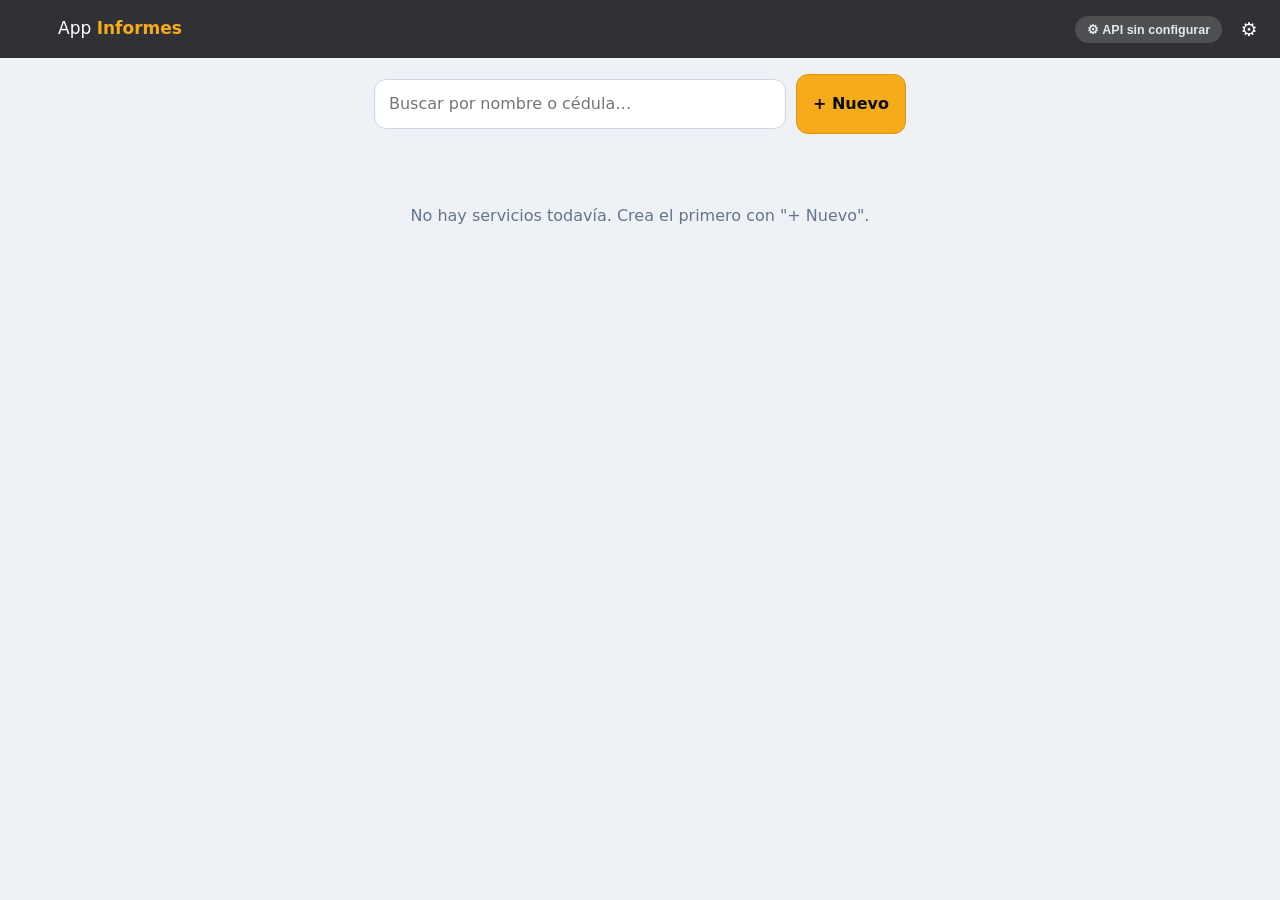
<file: simple.html>
<!doctype html>
<html lang="es">
<head>
  <meta charset="utf-8">
  <meta name="viewport" content="width=device-width, initial-scale=1, viewport-fit=cover">
  <meta name="theme-color" content="#2f3134">
  <title>App Informes</title>
  <link rel="manifest" href="manifest.json">
  <link rel="icon" href="icons/icon-192.png">
  <link rel="apple-touch-icon" href="icons/icon-192.png">
  <link rel="stylesheet" href="css/app.css">
</head>
<body>
  <header class="topbar">
    <button id="btn-atras" class="btn-icono" aria-label="Atrás">←</button>
    <a class="marca" href="#/">App <b>Informes</b></a>
    <button id="chip" class="chip off" title="Tocar para sincronizar">…</button>
    <a class="btn-icono" href="#/config" aria-label="Configuración">⚙</a>
  </header>

  <main id="vista" class="vista"></main>

  <!-- área del informe imprimible (solo visible al imprimir) -->
  <div id="print-area" class="print-area"></div>

  <script src="js/esquema-default.js"></script>
  <script src="js/aprobacion.js"></script>
  <script src="js/db.js"></script>
  <script src="js/api.js"></script>
  <script src="js/sync.js"></script>
  <script src="js/fotos.js"></script>
  <script src="js/pdf.js"></script>
  <script src="js/app.js"></script>
</body>
</html>
</file>
<file: nueva/app.css>
/* Tesos Informes — interfaz. Sin frameworks: todo el estilo vive aquí.
 * La hoja del informe tiene su propio archivo (informe.css) y NO usa estos tokens. */

:root {
  --bg: #F6F5F1; --sf: #FFFFFF; --sf2: #EFEDE7; --ink: #141414; --mut: #66665F; --line: #E2E0D9;
  --acc: #1B3A6B; --ok: #1E7A46; --okbg: #E5F2EA; --no: #B42318; --nobg: #FBE9E7;
  --amb: #A44A06; --ambbg: #FBF0E2; --inv: #FFFFFF; --velo: rgba(246, 245, 241, .82);
  --sombra: 0 1px 2px rgba(20, 20, 20, .04), 0 10px 30px rgba(20, 20, 20, .07);
  --r: 16px;
  --resorte: cubic-bezier(.3, 1.35, .5, 1);
  --suave: cubic-bezier(.22, .8, .25, 1);
  color-scheme: light;
}
:root[data-theme="dark"] {
  --bg: #0D0E10; --sf: #17191C; --sf2: #1F2226; --ink: #F1F0EC; --mut: #9C9C96; --line: #2A2D31;
  --acc: #9DB9EE; --ok: #5BC88A; --okbg: #15301F; --no: #F2766A; --nobg: #3A1A17;
  --amb: #F5AB1A; --ambbg: #2E2412; --inv: #0D0E10; --velo: rgba(13, 14, 16, .78);
  --sombra: 0 1px 2px rgba(0, 0, 0, .3), 0 10px 30px rgba(0, 0, 0, .35);
  color-scheme: dark;
}

/* Barrido circular del tema (receta de Mario): sin el fundido por defecto */
::view-transition-old(root), ::view-transition-new(root) { animation: none; mix-blend-mode: normal; }
/* Reversa (a claro): la foto oscura va encima y se cierra hacia el botón */
.tema-reversa::view-transition-old(root) { z-index: 2; }
.tema-reversa::view-transition-new(root) { z-index: 1; }

*, *::before, *::after { box-sizing: border-box; }
html { -webkit-text-size-adjust: 100%; }
body {
  margin: 0; background: var(--bg); color: var(--ink);
  font-family: 'Schibsted Grotesk', system-ui, sans-serif; font-size: 16px; line-height: 1.4;
  -webkit-font-smoothing: antialiased;
  -webkit-tap-highlight-color: transparent; overscroll-behavior-y: none;
}
button, input, select, textarea { font: inherit; color: inherit; }
button { cursor: pointer; background: none; border: 0; padding: 0; }
svg { fill: none; stroke: currentColor; stroke-width: 2; stroke-linecap: round; stroke-linejoin: round; flex-shrink: 0; }
[hidden] { display: none !important; }
.goo-svg { position: absolute; width: 0; height: 0; }
.sub { font-size: 13px; color: var(--mut); }
.siguiente .num, .fila .folio, .paso output, .resultado-vivo strong, .cierre-res .grande, .veh-cab .cuenta { font-variant-numeric: tabular-nums; }
.centro { text-align: center; display: block; }

/* ---------- vistas ---------- */
.app { min-height: 100dvh; }
.vista {
  display: none; max-width: 560px; margin: 0 auto; min-height: 100dvh;
  padding: 0 20px calc(120px + env(safe-area-inset-bottom));
}
.vista.activa { display: block; animation: entrar .32s var(--suave); }
.vista.activa.volver { animation-name: entrar-atras; }
@keyframes entrar { from { opacity: 0; transform: translateX(22px); } to { opacity: 1; transform: none; } }
@keyframes entrar-atras { from { opacity: 0; transform: translateX(-22px); } to { opacity: 1; transform: none; } }

.barra {
  position: sticky; top: 0; z-index: 5; display: flex; align-items: center; gap: 6px;
  min-height: 60px; padding: env(safe-area-inset-top) 0 0; margin: 0 -20px; padding-left: 12px; padding-right: 20px;
  background: color-mix(in srgb, var(--bg) 92%, transparent);
}
.marca { display: flex; align-items: center; gap: 10px; font-weight: 700; font-size: 16px; flex: 1; padding-left: 8px; letter-spacing: -.01em; }
.marca img { border-radius: 8px; }
.atras { width: 44px; height: 44px; display: grid; place-items: center; border-radius: 50%; }
.atras:active { background: var(--sf2); }
.titulo-barra { flex: 1; display: flex; flex-direction: column; font-weight: 700; font-size: 16px; min-width: 0; }
.titulo-barra small { font-weight: 400; font-size: 12px; color: var(--mut); white-space: nowrap; overflow: hidden; text-overflow: ellipsis; }
.guardado { font-size: 12px; color: var(--mut); transition: opacity .3s; }
.enlace { color: var(--acc); font-weight: 600; font-size: 15px; padding: 10px 4px; }

.estado-nube { display: flex; align-items: center; gap: 7px; font-size: 12px; color: var(--mut); padding: 8px 4px; }
.estado-nube .punto { width: 7px; height: 7px; border-radius: 50%; background: var(--mut); transition: background .3s; }
.estado-nube.ok .punto { background: var(--ok); }
.estado-nube.pend .punto { background: var(--amb); }
.estado-nube.girando .punto { animation: latir 1s ease-in-out infinite; }
@keyframes latir { 50% { transform: scale(1.8); opacity: .5; } }

/* Pasos: en el celular son rayitas de progreso (no se tocan: se avanza con
 * los botones de cada paso); en el PC son pestañas (ver media query) */
.pasos { display: flex; gap: 6px; margin: 2px 0 18px; }
/* Ojo: .etapa, no .paso (.paso es el − / + de la teoría) */
.etapa { flex: 1; height: 3px; border-radius: 2px; background: var(--line); transition: background .4s; pointer-events: none; }
.etapa.on { background: var(--ink); }
.etapa span { position: absolute; width: 1px; height: 1px; overflow: hidden; clip: rect(0 0 0 0); white-space: nowrap; }

/* ---------- inicio ---------- */
.siguiente { display: flex; flex-direction: column; gap: 2px; padding: 26px 0 24px; border-bottom: 1px solid var(--line); }
.siguiente .num { font-size: clamp(64px, 20vw, 84px); font-weight: 800; letter-spacing: -.045em; line-height: .95; }
.bloque { margin-top: 24px; }
.rotulo { margin: 0 0 8px; font-size: 12px; font-weight: 700; text-transform: uppercase; letter-spacing: .08em; color: var(--mut); }
.grupo-cab { display: flex; justify-content: space-between; align-items: baseline; gap: 12px; margin-bottom: 6px; }
.grupo-cab h3 { margin: 0; font-size: 20px; font-weight: 700; letter-spacing: -.02em; }
.lista { display: flex; flex-direction: column; }
.fila {
  display: flex; align-items: center; gap: 14px; min-height: 54px; padding: 10px 2px;
  border-top: 1px solid var(--line); text-align: left; width: 100%; transition: background .15s;
}
.lista .fila:last-child { border-bottom: 1px solid var(--line); }
.fila:active { background: var(--sf2); }
.fila .folio { width: 40px; font-weight: 700; font-size: 15px; }
.fila .folio.vacio { color: var(--mut); font-weight: 400; }
.fila .nom { flex: 1; min-width: 0; display: flex; flex-direction: column; }
.fila .nom b { font-weight: 500; font-size: 16px; white-space: nowrap; overflow: hidden; text-overflow: ellipsis; }
.fila .nom small { font-size: 12px; color: var(--mut); }
.fila .est { font-size: 13px; font-weight: 600; white-space: nowrap; }
.est.ok { color: var(--ok); } .est.no { color: var(--no); } .est.amb { color: var(--amb); }
.fila .quitar { width: 36px; height: 36px; display: grid; place-items: center; color: var(--mut); border-radius: 50%; }
.fila-mas { color: var(--mut); }
.vacio { padding: 40px 0; text-align: center; }
.vacio p { margin: 0 0 6px; }

.pie-inicio {
  position: fixed; left: 0; right: 0; bottom: 0; z-index: 20; display: flex; justify-content: center;
  padding: 14px 20px calc(26px + env(safe-area-inset-bottom)); pointer-events: none;
  background: linear-gradient(to top, var(--bg) 62%, transparent);
}
.buscar-btn {
  pointer-events: auto; width: 100%; max-width: 520px; height: 56px; border-radius: 28px; margin-right: 76px;
  border: 1px solid var(--line); background: var(--sf); color: var(--mut);
  display: flex; align-items: center; gap: 10px; padding: 0 20px; font-size: 15px; box-shadow: var(--sombra);
}

/* ---------- formulario ---------- */
.persona-cab { display: flex; align-items: center; gap: 16px; }
.persona-cab-txt { flex: 1; min-width: 0; }
.foto-perfil {
  width: 104px; height: 104px; border-radius: 50%; flex-shrink: 0; overflow: hidden; position: relative;
  border: 1.5px dashed var(--mut); background: var(--sf); display: grid; place-items: center;
  transition: transform .2s var(--resorte);
}
.foto-perfil:active { transform: scale(.94); }
.foto-perfil.tiene { border: 0; }
.foto-perfil img { width: 100%; height: 100%; object-fit: cover; }
.foto-vacia { display: flex; flex-direction: column; align-items: center; gap: 4px; font-size: 12px; font-weight: 600; }
.form { display: flex; flex-direction: column; margin-top: 8px; }
.dos { display: grid; grid-template-columns: repeat(2, minmax(0, 1fr)); gap: 18px; }
.campo { display: flex; flex-direction: column; gap: 4px; padding: 12px 0; border-bottom: 1px solid var(--line); min-width: 0; }
.campo > span:first-child { font-size: 12px; color: var(--mut); }
.campo input, .campo select {
  border: 0; outline: 0; background: transparent; padding: 2px 0; font-size: 18px; min-width: 0; width: 100%;
  border-radius: 0; -webkit-appearance: none; appearance: none;
}
.campo select { background-image: none; }
.campo-grande input { font-size: 21px; font-weight: 600; }
.campo:focus-within { border-bottom-color: var(--ink); }
.campo input[type="date"] { min-height: 28px; }

.chips { display: flex; flex-wrap: wrap; gap: 8px; padding-top: 4px; }
.chips button {
  min-height: 40px; padding: 0 16px; border-radius: 20px; border: 1px solid var(--line); font-weight: 500;
  transition: background .18s, color .18s, border-color .18s, transform .15s var(--resorte);
}
.chips button:active { transform: scale(.94); }
.chips button.on { background: var(--ink); color: var(--inv); border-color: var(--ink); font-weight: 600; }
.chips-texto { margin-bottom: 10px; }
.chips-texto button { font-size: 14px; min-height: 36px; }

.segmentos { display: grid; grid-template-columns: repeat(3, minmax(0, 1fr)); border: 1px solid var(--line); border-radius: 14px; overflow: hidden; margin-top: 6px; }
.segmentos button { min-height: 54px; display: flex; flex-direction: column; align-items: center; justify-content: center; font-size: 15px; transition: background .2s, color .2s; }
.segmentos button + button { border-left: 1px solid var(--line); }
.segmentos button small { font-size: 11px; color: var(--mut); }
.segmentos button.on { background: var(--ink); color: var(--inv); font-weight: 700; }
.segmentos button.on small { color: inherit; opacity: .7; }
.segmentos button.pronto { color: var(--mut); }
.segmentos-3 button { min-height: 46px; }

.mas { border-bottom: 1px solid var(--line); }
.mas summary { list-style: none; display: flex; justify-content: space-between; align-items: center; gap: 12px; min-height: 54px; cursor: pointer; font-weight: 600; }
.mas summary::-webkit-details-marker { display: none; }
.mas summary::after { content: ''; width: 9px; height: 9px; border-right: 2px solid var(--mut); border-bottom: 2px solid var(--mut); transform: rotate(45deg); transition: transform .25s var(--suave); margin-right: 4px; }
.mas[open] summary::after { transform: rotate(225deg); }
.resumen-mas { flex: 1; text-align: right; font-weight: 400; font-size: 13px; color: var(--mut); white-space: nowrap; overflow: hidden; text-overflow: ellipsis; }
.mas-cuerpo { padding-bottom: 14px; animation: abrir .3s var(--suave); }
@keyframes abrir { from { opacity: 0; transform: translateY(-6px); } }

.interruptor-fila { width: 100%; display: flex; align-items: center; gap: 14px; min-height: 60px; text-align: left; padding: 8px 0; }
.if-txt { flex: 1; display: flex; flex-direction: column; }
.if-txt strong { font-weight: 700; font-size: 16px; }
.if-txt small { font-size: 12px; color: var(--mut); }
.interruptor { width: 52px; height: 32px; border-radius: 16px; background: var(--line); padding: 3px; transition: background .25s; flex-shrink: 0; }
.interruptor span { display: block; width: 26px; height: 26px; border-radius: 50%; background: #fff; box-shadow: 0 1px 3px rgba(0,0,0,.25); transition: transform .34s var(--resorte); }
[aria-pressed="true"] .interruptor { background: var(--ok); }
[aria-pressed="true"] .interruptor span { transform: translateX(20px); }

.aviso { margin: 14px 0 0; padding: 12px 14px; border-radius: 12px; background: var(--nobg); color: var(--no); font-size: 14px; }

.pie-accion {
  position: fixed; left: 0; right: 0; bottom: 0; z-index: 20; padding: 14px 20px calc(22px + env(safe-area-inset-bottom));
  background: linear-gradient(to top, var(--bg) 70%, transparent); display: flex; flex-direction: column; gap: 8px; align-items: center;
}
.pie-accion > * { width: 100%; max-width: 520px; }
.btn-tinta {
  height: 58px; border-radius: 29px; background: var(--ink); color: var(--inv); font-weight: 700; font-size: 17px;
  display: flex; align-items: center; justify-content: center; gap: 10px; transition: transform .18s var(--resorte), opacity .2s;
}
.btn-tinta:active { transform: scale(.97); }
.btn-tinta:disabled { opacity: .45; }
.btn-borde {
  height: 50px; border-radius: 25px; border: 1px solid var(--line); background: var(--sf); font-weight: 600;
  display: flex; align-items: center; justify-content: center; gap: 8px; transition: transform .18s var(--resorte);
}
.btn-borde:active { transform: scale(.97); }

/* ---------- evaluar ---------- */
.tarjeta { border: 1px solid var(--line); background: var(--sf); border-radius: 18px; padding: 6px 16px 10px; margin-bottom: 14px; }
.tarjeta-cab { display: flex; justify-content: space-between; align-items: baseline; gap: 10px; padding: 12px 0 6px; }
.tarjeta-cab h2 { margin: 0; font-size: 17px; font-weight: 700; }
.paso-fila { display: flex; align-items: center; justify-content: space-between; gap: 10px; padding: 8px 0; border-top: 1px solid var(--line); }
.paso-fila:first-child { border-top: 0; }
.paso-fila .etq { font-size: 15px; }
.paso-fila .etq small { color: var(--mut); font-size: 12px; }
.paso { display: flex; align-items: center; gap: 4px; }
.paso button {
  width: 46px; height: 46px; border-radius: 14px; border: 1px solid var(--line); background: var(--bg);
  font-size: 22px; line-height: 1; transition: transform .15s var(--resorte), opacity .2s;
}
.paso button:active { transform: scale(.9); }
.paso button:disabled { opacity: .35; }
.paso output { width: 34px; text-align: center; font-weight: 800; font-size: 21px; }
.paso output.bajo { color: var(--no); }

.todo-ok { border-top: 1px solid var(--line); border-bottom: 1px solid var(--line); margin-bottom: 4px; }
.veh { border-bottom: 1px solid var(--line); }
.veh:last-child { border-bottom: 0; }
.veh-cab { width: 100%; display: flex; align-items: center; gap: 10px; min-height: 56px; text-align: left; }
.veh-cab b { flex: 1; font-size: 16px; font-weight: 600; }
.veh-cab .cuenta { font-size: 14px; font-weight: 600; color: var(--mut); }
.veh-cab .cuenta.no { color: var(--no); }
.veh-cab .cuenta.amb { color: var(--amb); }
.veh-cab svg { transition: transform .28s var(--suave); color: var(--mut); }
.veh.abierto .veh-cab svg { transform: rotate(90deg); }
.veh-cuerpo { display: grid; grid-template-rows: 0fr; transition: grid-template-rows .32s var(--suave); }
.veh.abierto .veh-cuerpo { grid-template-rows: 1fr; }
.veh-cuerpo > div { overflow: hidden; }
.item {
  width: 100%; display: flex; align-items: center; gap: 12px; min-height: 50px; padding: 6px 10px; margin-bottom: 4px;
  border-radius: 12px; text-align: left; transition: background .22s, transform .15s var(--resorte);
}
.item:active { transform: scale(.98); }
.item .t { flex: 1; font-size: 15px; }
.item .e { font-size: 13px; font-weight: 700; min-width: 80px; text-align: right; }
.item.si .e { color: var(--ok); }
.item.no { background: var(--nobg); }
.item.no .e { color: var(--no); }
.item.pend .e { color: var(--amb); }

.pie-resultado { flex-direction: row; align-items: center; gap: 14px; }
.pie-resultado > * { width: auto; max-width: none; }
.resultado-vivo { flex: 1; display: flex; flex-direction: column; min-width: 0; }
.resultado-vivo strong { font-size: 20px; font-weight: 800; letter-spacing: -.02em; transition: color .3s; }
.resultado-vivo small { font-size: 12px; color: var(--mut); white-space: nowrap; overflow: hidden; text-overflow: ellipsis; }
.pie-resultado .btn-tinta { padding: 0 24px; height: 54px; }
.ok-t { color: var(--ok); } .no-t { color: var(--no); } .amb-t { color: var(--amb); }

/* ---------- cierre ---------- */
.cierre-res { display: flex; flex-direction: column; gap: 4px; padding: 6px 0 20px; border-bottom: 1px solid var(--line); }
.cierre-res .grande { font-size: clamp(36px, 11vw, 46px); font-weight: 800; letter-spacing: -.035em; line-height: 1.05; }
.evidencias { display: grid; grid-template-columns: repeat(4, minmax(0, 1fr)); gap: 8px; }
.ev {
  aspect-ratio: 3 / 5; border-radius: 12px; border: 1.5px dashed var(--line); overflow: hidden; display: grid; place-items: center;
  color: var(--mut); font-size: 24px; transition: transform .18s var(--resorte); background: var(--sf);
}
.ev:active { transform: scale(.95); }
.ev img { width: 100%; height: 100%; object-fit: cover; }
.ev.tiene { border: 0; }
textarea {
  width: 100%; border: 1px solid var(--line); background: var(--sf); border-radius: 14px; padding: 12px 14px; font-size: 15px;
  line-height: 1.5; resize: vertical; outline: 0;
}
textarea:focus { border-color: var(--ink); }
.firman { display: flex; justify-content: space-between; gap: 12px; padding: 18px 0 0; font-size: 14px; }

/* ---------- informe ---------- */
.informe-estado { display: flex; align-items: baseline; gap: 10px; flex-wrap: wrap; padding: 0 0 14px; }
.informe-estado strong { font-size: 24px; font-weight: 800; letter-spacing: -.02em; }
.hojas { min-width: 0; overflow: hidden; display: flex; flex-direction: column; align-items: center; gap: 16px; }
.hoja-marco { overflow: hidden; border-radius: 4px; box-shadow: var(--sombra); background: #fff; }
.hoja-marco .preview-page { transform-origin: top left; box-shadow: none; border: 0; }
.pie-informe { flex-direction: row; }
.pie-informe > * { width: auto; max-width: none; flex: 1; }
.pie-informe .btn-tinta { flex: 1.3; height: 50px; font-size: 15px; }
/* Hoja "Enviar": el logo de WhatsApp va relleno (es su forma), el resto de línea */
.logo-wa path { fill: currentColor; stroke: none; }
.opcion-foto:disabled { cursor: progress; }
.opcion-foto.cargando svg { animation: env-latir 1s ease-in-out infinite; }
@keyframes env-latir { 50% { opacity: .35; transform: scale(.9); } }
@media (prefers-reduced-motion: reduce) { .opcion-foto.cargando svg { animation: none; opacity: .4; } }

/* ---------- menú + (gooey) ---------- */
.fab { position: fixed; right: max(20px, calc(50vw - 260px)); bottom: calc(24px + env(safe-area-inset-bottom)); z-index: 40; width: 60px; height: 60px; display: none; }
body.con-fab .fab { display: block; }
.fab-goo { position: absolute; inset: 0; filter: url(#goo); }
.blob {
  position: absolute; left: 4px; top: 4px; width: 52px; height: 52px; border-radius: 50%; background: var(--ink);
  transition: transform .5s var(--resorte); transition-delay: calc((4 - var(--i)) * 25ms);
}
.blob:first-child { left: 0; top: 0; width: 60px; height: 60px; }
.fab.abierto .blob { transform: translateY(calc(var(--i) * -68px)); transition-delay: calc(var(--i) * 40ms); }
.fab-main {
  position: absolute; inset: 0; border-radius: 50%; color: var(--inv); display: grid; place-items: center; z-index: 2;
}
.fab-main svg { transition: transform .4s var(--resorte); }
.fab.abierto .fab-main svg { transform: rotate(135deg); }
.fab-items { position: absolute; inset: 0; z-index: 2; pointer-events: none; }
.fab-item {
  position: absolute; right: 4px; top: 4px; height: 52px; display: flex; align-items: center; gap: 14px;
  transform: translateY(0) scale(.6); opacity: 0;
  transition: transform .5s var(--resorte), opacity .25s; transition-delay: calc((4 - var(--i)) * 25ms);
}
.fab.abierto .fab-items { pointer-events: auto; }
.fab.abierto .fab-item { transform: translateY(calc(var(--i) * -68px)) scale(1); opacity: 1; transition-delay: calc(var(--i) * 45ms); }
.fab-item .ico { width: 52px; height: 52px; border-radius: 50%; display: grid; place-items: center; color: var(--inv); }
.fab-item .lbl {
  font-weight: 600; font-size: 15px; white-space: nowrap; background: var(--sf); color: var(--ink); padding: 8px 14px; border-radius: 12px;
  box-shadow: var(--sombra);
}
.fab-velo { position: fixed; inset: 0; z-index: 35; background: var(--velo); opacity: 0; pointer-events: none; transition: opacity .3s; backdrop-filter: blur(2px); }
.fab-velo.on { opacity: 1; pointer-events: auto; }

/* ---------- búsqueda y hoja inferior ---------- */
.capa { position: fixed; inset: 0; z-index: 50; background: var(--bg); display: flex; flex-direction: column; animation: subir .28s var(--suave); }
@keyframes subir { from { opacity: 0; transform: translateY(16px); } }
.capa-cab { display: flex; align-items: center; gap: 10px; padding: calc(12px + env(safe-area-inset-top)) 20px 10px; max-width: 600px; width: 100%; margin: 0 auto; }
.buscar-campo { flex: 1; height: 50px; border-radius: 25px; border: 1px solid var(--line); background: var(--sf); display: flex; align-items: center; gap: 10px; padding: 0 16px; color: var(--mut); }
.buscar-campo input { flex: 1; border: 0; outline: 0; background: transparent; font-size: 16px; color: var(--ink); min-width: 0; }
.capa-cuerpo { overflow-y: auto; padding: 0 20px 40px; max-width: 600px; width: 100%; margin: 0 auto; }
.hoja-velo { position: fixed; inset: 0; z-index: 60; background: rgba(0, 0, 0, .35); animation: fundir .25s; }
@keyframes fundir { from { opacity: 0; } }
/* Hoja inferior estilo app nativa: el contenido se desplaza POR DENTRO (sin
 * arrastrar el fondo) y se cierra arrastrando hacia abajo desde cualquier
 * parte cuando el contenido ya está arriba (el gesto se decide en app.js). */
.hoja {
  position: fixed; left: 0; right: 0; bottom: 0; z-index: 61; max-width: 560px; margin: 0 auto; max-height: 88dvh;
  display: flex; flex-direction: column; background: var(--bg); border-radius: 24px 24px 0 0;
  animation: hoja-sube .36s var(--suave); will-change: transform;
}
.hoja.saliendo { transform: translateY(105%); transition: transform .26s cubic-bezier(.4, 0, 1, 1); }
.hoja.arrastrando { animation: none; transition: none; }
.hoja.volviendo { transition: transform .3s var(--resorte); }
@keyframes hoja-sube { from { transform: translateY(100%); } }
.hoja-asa { flex-shrink: 0; height: 30px; display: grid; place-items: center; touch-action: none; cursor: grab; }
.hoja-asa span { width: 40px; height: 5px; border-radius: 3px; background: var(--line); }
.hoja-cuerpo {
  overflow-y: auto; overscroll-behavior: contain; -webkit-overflow-scrolling: touch; touch-action: pan-y;
  padding: 0 20px calc(24px + env(safe-area-inset-bottom)); min-height: 0;
}
.capa-cuerpo { overscroll-behavior: contain; -webkit-overflow-scrolling: touch; }

/* Foto: elegir cámara o galería */
.opciones-foto { display: flex; flex-direction: column; gap: 10px; margin-top: 12px; }
/* Tanda: lista de informes de hoy con casillas */
.tanda-lista { display: flex; flex-direction: column; margin-top: 10px; border-top: 1px solid var(--line); }
.tanda-item { display: flex; align-items: center; gap: 12px; min-height: 52px; border-bottom: 1px solid var(--line); cursor: pointer; }
.tanda-item input { width: 22px; height: 22px; accent-color: var(--ink); flex-shrink: 0; margin: 0; }
.tanda-item .folio { width: 32px; font-weight: 700; font-variant-numeric: tabular-nums; }
.tanda-item .nom { flex: 1; min-width: 0; white-space: nowrap; overflow: hidden; text-overflow: ellipsis; }
.tanda-item small { font-size: 12px; font-weight: 600; }
/* Armar los PDF de una tanda: la hoja del informe se dibuja fuera de pantalla */
body.armando-pdf #v-informe:not(.activa) { display: block !important; position: fixed; left: -12000px; top: 0; width: 860px; }
.opcion-foto { display: flex; align-items: center; gap: 14px; min-height: 64px; padding: 10px 16px; border-radius: 16px; border: 1px solid var(--line); background: var(--sf); text-align: left; transition: transform .15s var(--resorte); }
.opcion-foto:active { transform: scale(.98); }
.opcion-foto svg { width: 26px; height: 26px; }
.opcion-foto b { display: block; font-weight: 600; font-size: 16px; }
.opcion-foto small { display: block; font-size: 12px; color: var(--mut); }

/* Categorías en cadena: al elegir, queda solo la cápsula elegida (con lo que
 * incluye) y una X para cambiarla */
.cat-grupo { display: flex; align-items: center; gap: 10px; padding-top: 8px; }
.cat-grupo .cat-tit { width: 48px; flex-shrink: 0; font-size: 12px; color: var(--mut); }
.cat-grupo .chips { padding-top: 0; flex: 1; }
.cat-elegida { display: flex; align-items: center; gap: 8px; min-height: 40px; animation: abrir .28s var(--suave); }
.cat-elegida .chip-on { min-height: 40px; padding: 0 16px; border-radius: 20px; background: var(--ink); color: var(--inv); font-weight: 700; display: inline-flex; align-items: center; }
.cat-elegida .chip-on.ninguna { background: var(--sf2); color: var(--mut); font-weight: 600; }
.cat-elegida small { color: var(--mut); font-size: 12px; flex: 1; min-width: 0; }
.cat-elegida .x { width: 36px; height: 36px; border-radius: 50%; display: grid; place-items: center; color: var(--mut); }
.cat-elegida .x:active { background: var(--sf2); }
.chips button.ninguna { color: var(--mut); border-style: dashed; }
.hoja h2 { margin: 0 0 4px; font-size: 22px; letter-spacing: -.02em; }
.hoja .acciones { display: flex; flex-direction: column; gap: 10px; margin-top: 16px; }
.hoja .campo input { font-size: 15px; }
.vista-correo { white-space: pre-wrap; font-size: 14px; line-height: 1.5; background: var(--sf); border: 1px solid var(--line); border-radius: 14px; padding: 14px; margin-top: 12px; max-height: 40dvh; overflow-y: auto; }

.toast {
  position: fixed; left: 0; right: 0; margin: 0 auto; width: fit-content; bottom: calc(100px + env(safe-area-inset-bottom)); z-index: 80; transform: translateY(20px);
  background: var(--ink); color: var(--inv); padding: 12px 18px; border-radius: 14px; font-size: 14px; font-weight: 500;
  opacity: 0; pointer-events: none; transition: opacity .25s, transform .35s var(--resorte); max-width: calc(100vw - 40px);
}
.toast.on { opacity: 1; transform: none; }

/* ---------- campos tipo botón (empresa, fechas) ---------- */
.campo-boton { text-align: left; font-size: 18px; padding: 2px 0; min-height: 28px; width: 100%; white-space: nowrap; overflow: hidden; text-overflow: ellipsis; }
.campo-boton.vacio { color: var(--mut); }

/* Campo que faltó: se marca con suavidad y se quita al escribir */
.campo.falta { border-bottom-color: var(--no); animation: falta-pulso .9s var(--suave); }
.campo.falta > span:first-child { color: var(--no); }
.campo.falta > span:first-child::after { content: ' · falta'; font-weight: 600; }
@keyframes falta-pulso { 0%, 100% { transform: none; } 25% { transform: translateX(-4px); } 50% { transform: translateX(3px); } 75% { transform: translateX(-2px); } }
.eliminar { margin-top: 28px; color: var(--no); font-weight: 600; font-size: 15px; padding: 12px 0; align-self: flex-start; }

/* ---------- fondo que se encoge bajo hojas y diálogos ---------- */
.app { transition: transform .38s var(--suave), filter .38s var(--suave), border-radius .38s; }
body.encogido { overflow: hidden; }
body.encogido .app { transform: scale(.94); border-radius: 22px; overflow: hidden; }
.dlg-velo, .hoja-velo {
  position: fixed; inset: 0; z-index: 60; background: rgba(0, 0, 0, .28);
  -webkit-backdrop-filter: blur(6px); backdrop-filter: blur(6px); animation: fundir .3s var(--suave);
}
:root[data-theme="dark"] .dlg-velo, :root[data-theme="dark"] .hoja-velo { background: rgba(0, 0, 0, .5); }

/* ---------- diálogo propio ---------- */
.dlg {
  position: fixed; left: 50%; top: 50%; z-index: 70; width: min(360px, calc(100vw - 40px));
  transform: translate(-50%, -50%); background: var(--bg); border-radius: 24px; padding: 24px 20px 18px;
  box-shadow: 0 24px 60px rgba(0, 0, 0, .25); animation: dlg-entra .34s var(--resorte);
}
@keyframes dlg-entra { from { opacity: 0; transform: translate(-50%, -46%) scale(.94); } }
.dlg h3 { margin: 0 0 6px; font-size: 20px; letter-spacing: -.02em; }
.dlg p { margin: 0 0 20px; color: var(--mut); font-size: 15px; line-height: 1.45; }
.dlg-botones { display: grid; grid-template-columns: 1fr 1fr; gap: 10px; }
.dlg-botones .btn-tinta, .dlg-botones .btn-borde { height: 50px; font-size: 15px; }
.dlg.peligro .btn-tinta { background: var(--no); color: #fff; }

/* toast con acción (Deshacer, Galería…) */
.toast { display: flex; align-items: center; gap: 16px; pointer-events: none; }
.toast span { flex: 1; }
.toast.on { pointer-events: auto; }
.toast button { color: var(--inv); font-weight: 700; text-decoration: underline; text-underline-offset: 3px; padding: 4px 0; white-space: nowrap; }

/* ---------- selector de rueda (empresa, fechas) ---------- */
.selector-cab { display: flex; justify-content: space-between; align-items: center; gap: 10px; margin-bottom: 6px; }
.selector-atajos { display: flex; gap: 8px; flex-wrap: wrap; margin: 4px 0 8px; }
.selector-atajos button { min-height: 36px; padding: 0 14px; border-radius: 18px; border: 1px solid var(--line); font-size: 14px; }
.ruedas { position: relative; display: flex; gap: 4px; height: 220px; margin: 6px 0 16px; }
.ruedas::before {
  content: ''; position: absolute; left: 0; right: 0; top: 88px; height: 44px; border-radius: 12px;
  background: var(--sf2); pointer-events: none;
}
.rueda {
  position: relative; flex: 1; height: 220px; overflow-y: auto; scroll-snap-type: y mandatory; overscroll-behavior: contain;
  -webkit-mask-image: linear-gradient(to bottom, transparent, #000 30%, #000 70%, transparent);
  mask-image: linear-gradient(to bottom, transparent, #000 30%, #000 70%, transparent);
  scrollbar-width: none;
}
.rueda::-webkit-scrollbar { display: none; }
.rueda-pad { height: 88px; }
.rueda-op {
  display: flex; align-items: center; justify-content: center; width: 100%; height: 44px; scroll-snap-align: center;
  font-size: 19px; font-weight: 500; white-space: nowrap; overflow: hidden; text-overflow: ellipsis; padding: 0 8px;
  will-change: transform, opacity; transform-origin: center;
}
.rueda-op.sel { font-weight: 700; }
/* Día que no existe en el mes elegido (31 de febrero): se ve, pero no se elige */
.rueda-op.off { color: var(--mut); opacity: .35 !important; font-weight: 500; }
.rueda-ancha .rueda-op { justify-content: flex-start; padding-left: 18px; }

/* ---------- cámara con guía ---------- */
.cam-capa {
  position: fixed; inset: 0; z-index: 90; background: #08090a; color: #fff;
  display: flex; flex-direction: column; align-items: center; justify-content: center; gap: 22px; padding: 20px;
  animation: fundir .25s;
}
.cam-marco { position: relative; overflow: hidden; border-radius: 16px; background: #000; flex-shrink: 1; min-height: 0; }
.cam-marco-1-1 { width: min(84vw, 58vh); aspect-ratio: 1 / 1; }
.cam-marco-3-5 { height: min(62vh, 120vw); aspect-ratio: 3 / 5; }
.cam-video { width: 100%; height: 100%; object-fit: cover; display: block; }
.cam-espejo { transform: scaleX(-1); }
.cam-mascara { position: absolute; inset: 0; pointer-events: none; }
.cam-mascara-redonda { border-radius: 50%; box-shadow: 0 0 0 2000px rgba(0, 0, 0, .55); }
.cam-guia { position: absolute; inset: 0; pointer-events: none; border: 2px solid rgba(255, 255, 255, .92); border-radius: 14px; }
.cam-guia-redonda { border-radius: 50%; border-style: dashed; }
.cam-ayuda { color: #e6e8ea; font-size: 13px; text-align: center; max-width: 320px; line-height: 1.45; opacity: .9; }
.cam-barra { display: flex; align-items: center; gap: 30px; }
.cam-disparo {
  width: 72px; height: 72px; border-radius: 50%; background: #fff; border: 4px solid rgba(255, 255, 255, .35);
  box-shadow: 0 0 0 3px #08090a inset; transition: transform .15s var(--resorte);
}
.cam-disparo:active { transform: scale(.9); }
.cam-sec { width: 50px; height: 50px; border-radius: 50%; background: rgba(255, 255, 255, .12); color: #fff; display: grid; place-items: center; }
.cam-flash { position: fixed; inset: 0; background: #fff; z-index: 95; pointer-events: none; animation: flash .35s ease-out forwards; }
@keyframes flash { from { opacity: .85; } to { opacity: 0; } }

/* ---------- PC: lista | trabajo | informe en vivo ---------- */
@media (min-width: 1100px) {
  .app { display: grid; grid-template-columns: 340px minmax(0, 1fr) 460px; height: 100dvh; overflow: hidden; }
  .vista { margin: 0; max-width: none; min-width: 0; min-height: 0; height: 100dvh; overflow-y: auto; padding: 0 28px; animation: none !important; }
  #v-inicio { padding-bottom: 110px; }
  .barra { margin: 0 -28px; padding-left: 18px; padding-right: 28px; }
  #v-inicio { display: block; grid-column: 1; border-right: 1px solid var(--line); }
  .vista.activa:not(#v-inicio):not(#v-informe) { grid-column: 2; }
  body.con-ficha #v-informe { display: block; grid-column: 3; border-left: 1px solid var(--line); background: var(--sf2); }
  body.con-ficha #v-informe .barra { background: var(--sf2); }
  body.ruta-informe #v-cierre { display: block; grid-column: 2; }
  .pie-inicio { left: 0; right: auto; width: 340px; }
  .buscar-btn { margin-right: 0; }
  .pie-accion { position: sticky; bottom: 0; margin: 24px -28px 0; padding-bottom: 22px; }
  .pie-informe { position: sticky; }
  .fab { right: auto; left: 266px; bottom: 100px; }
  .siguiente .num { font-size: 64px; }
  /* Pestañas Datos · Evaluación · Cierre */
  .pasos { gap: 24px; margin: 4px 0 22px; border-bottom: 1px solid var(--line); }
  .etapa {
    flex: 0 0 auto; height: auto; border-radius: 0; background: none; pointer-events: auto;
    padding: 10px 0 11px; margin-bottom: -1px; border-bottom: 2px solid transparent;
    color: var(--mut); font-size: 15px; font-weight: 600; transition: color .2s, border-color .2s;
  }
  .etapa.on { background: none; }
  .etapa span { position: static; width: auto; height: auto; overflow: visible; clip: auto; }
  .etapa:hover { color: var(--ink); }
  .etapa.actual { color: var(--ink); border-bottom-color: var(--ink); }
  body.armando-pdf.con-ficha #v-informe { position: static; left: auto; width: auto; }
  /* El menú + siempre a mano en la columna de la lista */
  .fab { display: block; }
  /* "Editar" sobra: la ficha ya está abierta al lado */
  #informe-editar { display: none; }
}

@media (min-width: 1100px) { body.encogido .app { transform: none; border-radius: 0; } }
@media (prefers-reduced-motion: reduce) {
  *, *::before, *::after { animation-duration: .01ms !important; transition-duration: .01ms !important; }
}
@media print {
  .barra, .pie-accion, .fab, .fab-velo, .informe-estado, .toast { display: none !important; }
}
</file>
<file: nueva/informe.css>
/* Hoja del informe — COPIA LITERAL de las reglas de ../index.html (bloque
 * "INFORME — estilo fiel al PDF"). Si cambias el informe, cámbialo en los dos
 * sitios. Debajo van los equivalentes de las pocas clases de Tailwind que usa
 * la hoja (aquí no se carga Tailwind: era lo que hacía lenta la app). */
.preview-page {
    width: 800px;
    min-width: 800px;
    min-height: 1128px;
    background-color: #ffffff;
    color: #1e293b;
    box-shadow: 0 10px 40px rgba(13, 40, 65, 0.16);
    border: 1px solid #e2e8f0;
    padding: 88px 34px 50px;
    position: relative;
    flex-shrink: 0;
    font-family: 'Inter', sans-serif;
    text-align: left;
    box-sizing: border-box;
}
.preview-page *, .preview-page *::before, .preview-page *::after { box-sizing: border-box; }
.preview-page ul { list-style: none; margin: 0; padding: 0; }
.preview-page h3, .preview-page h4 { margin: 0; }

        .preview-page {
            --inf-navy: #0D2841;        /* rieles y título del encabezado */
            --inf-navy-card: #1F3A72;   /* cabecera de tarjetas y Prueba Teórica */
            --inf-navy-deep: #0A3040;   /* cabecera Conclusiones / Observaciones */
            --inf-azul: #163D63;        /* nombre y títulos de sección */
            --inf-azul-pill: #074699;   /* pastillas de datos */
            --inf-verde: #00AF50;       /* APROBADO */
            --inf-verde-barra: #4EA72D; /* barras de la prueba teórica */
            --inf-verde-badge: #7CC57C;
            --inf-rojo: #C62828;
            --inf-panel: #F1F2F1;       /* fondo de paneles */
            --inf-panel-2: #F2F2F2;
            --inf-borde: #D8D9D8;
            --inf-tenue: #828282;
            --inf-sombra: 0 2px 10px rgba(13, 40, 65, 0.10), 0 1px 3px rgba(13, 40, 65, 0.06);
        }

        /* --- Encabezado con rieles --- */
        .inf-cab { display: flex; align-items: center; gap: 10px; margin-bottom: 20px; }
        .inf-riel { flex: 1; height: 3px; background: var(--inf-navy); border-radius: 2px; }
        .inf-cab-titulo {
            font-weight: 800; font-size: 12.5px; line-height: 1.25; text-align: center;
            color: var(--inf-navy); text-transform: uppercase; letter-spacing: -0.01em;
            max-width: 500px;
        }
        .inf-folio { font-size: 15px; font-weight: 700; color: #4b5563; min-width: 34px; text-align: right; }
        .inf-oculto { display: none !important; }

        /* --- Paneles con profundidad (el relieve del Excel) --- */
        .inf-panel {
            background: var(--inf-panel); border-radius: 16px;
            box-shadow: var(--inf-sombra); margin-bottom: 16px;
        }

        /* --- Panel del participante --- */
        .inf-participante { padding: 16px 22px 20px; }
        .inf-fecha {
            display: flex; align-items: center; justify-content: flex-end; gap: 7px;
            font-size: 11px; color: #374151; font-weight: 500; margin-bottom: 6px;
        }
        .inf-fecha .material-symbols-outlined { font-size: 17px; color: #6b7280; }
        .inf-part-fila { display: flex; align-items: center; gap: 24px; }
        .inf-foto {
            width: 132px; height: 132px; border-radius: 50%; overflow: hidden; flex-shrink: 0;
            background: #dfe3e6; display: flex; align-items: center; justify-content: center;
            color: #9aa3ab; box-shadow: inset 0 0 0 1px rgba(0,0,0,.05);
        }
        .inf-foto img { width: 100%; height: 100%; object-fit: cover; }
        .inf-part-datos { flex: 1; min-width: 0; }
        .inf-nombre {
            font-size: 25px; font-weight: 800; color: var(--inf-azul);
            line-height: 1.1; letter-spacing: -0.02em; text-transform: uppercase;
        }
        .inf-cedula-fila { display: flex; align-items: center; gap: 10px; margin-top: 7px; }
        .inf-cedula-fila .material-symbols-outlined { font-size: 20px; color: #4b5563; }
        .inf-cedula-fila span:last-child { font-size: 13px; color: #1f2937; font-weight: 500; }
        .inf-sep { height: 2px; background: #344B5F; border: 0; margin: 9px 0 13px; border-radius: 1px; }
        .inf-campos { display: grid; grid-template-columns: 1fr 1fr; gap: 13px 20px; }
        .inf-campo { display: flex; align-items: center; gap: 11px; font-size: 12.5px; color: #1f2937; }
        .inf-campo .material-symbols-outlined { font-size: 21px; color: #374151; flex-shrink: 0; }

        /* --- Panel de licencias / multas / vigencia / resultado --- */
        .inf-resumen { padding: 16px 20px; display: flex; align-items: center; gap: 14px; }
        .inf-res-bloque { display: flex; flex-direction: column; gap: 9px; }
        .inf-res-bloque.inf-centrado { flex: 1; align-items: center; text-align: center; }
        .inf-lic-fila { display: flex; align-items: center; gap: 9px; }
        .inf-chip {
            display: inline-flex; align-items: center; gap: 6px;
            background: var(--inf-panel); border: 1px solid var(--inf-borde);
            border-radius: 7px; padding: 3px 11px; font-size: 10px; font-weight: 800;
            color: var(--inf-navy-card); text-transform: uppercase; letter-spacing: .03em;
            box-shadow: 0 1px 3px rgba(13,40,65,.10);
        }
        .inf-chip .material-symbols-outlined { font-size: 15px; }
        .inf-lic-fecha { font-size: 11.5px; color: #1f2937; font-weight: 500; }
        .inf-res-tit {
            font-size: 13px; font-weight: 800; color: var(--inf-navy);
            text-transform: uppercase; letter-spacing: .01em;
        }
        /* Pastilla azul (vigencia). Solo textContent desde JS: se estiliza directo. */
        #prev-vigencia, .inf-pill-azul {
            display: inline-block; background: var(--inf-azul-pill); color: #fff;
            border-radius: 6px; padding: 4px 20px; font-size: 11px; font-weight: 600;
            box-shadow: 0 1px 3px rgba(7,70,153,.30);
        }
        /* Multas: el JS reescribe className -> se engancha en su clase de estado */
        #prev-multas-val {
            display: inline-block !important; border-radius: 6px !important;
            padding: 4px 20px !important; font-size: 11px !important; font-weight: 600 !important;
            box-shadow: 0 1px 3px rgba(7,70,153,.30);
        }
        #prev-multas-val.bg-blue-100 { background: var(--inf-azul-pill) !important; color: #fff !important; }
        #prev-multas-val.bg-red-100  { background: var(--inf-rojo) !important; color: #fff !important; }
        /* Resultado general */
        #prev-res-general {
            display: inline-block !important; border-radius: 8px !important;
            padding: 9px 30px !important; font-size: 13px !important; font-weight: 800 !important;
            letter-spacing: .04em !important; color: #fff !important;
            box-shadow: 0 2px 6px rgba(0,0,0,.18) !important;
        }
        #prev-res-general.bg-green-600 { background: var(--inf-verde) !important; }
        #prev-res-general.bg-red-600   { background: var(--inf-rojo) !important; }

        /* --- Tarjetas de vehículos --- */
        .inf-tarjetas { display: grid; grid-template-columns: repeat(4, 1fr); gap: 14px; margin-bottom: 18px; }
        .inf-tarjeta {
            background: #fff; border-radius: 12px; overflow: hidden;
            box-shadow: var(--inf-sombra); display: flex; flex-direction: column;
        }
        .inf-tarjeta-cab {
            background: var(--inf-navy-card); color: #fff; padding: 8px 13px 8px 12px;
            display: flex; justify-content: space-between; align-items: center;
        }
        .inf-tarjeta-cab span:first-child {
            font-size: 12px; font-weight: 800; text-transform: uppercase; letter-spacing: .02em;
        }
        .inf-tarjeta-cab .material-symbols-outlined { font-size: 18px; }
        /* Listas con aire: cada maniobra en su renglón, sin pegarse a la siguiente */
        /* Margen interno amplio: el cono y la casilla no van pegados al borde.
           Con .preview-page delante: si no, ".preview-page ul { padding: 0 }" lo anula. */
        .preview-page .inf-lista { padding: 12px 13px 10px 12px; flex: 1; display: flex; flex-direction: column; gap: 8px; }
        .inf-lista li { font-size: 9.5px; line-height: 1.25; color: #374151; gap: 8px; }
        /* Cono de tránsito y casillas: SVG dentro del HTML (ver app.js), así se
           imprimen igual que en pantalla aunque la impresión quite los fondos. */
        .inf-lista li > span:first-child { display: flex; align-items: center; gap: 5px; white-space: nowrap; }
        .inf-lista li > span:last-child { line-height: 0; flex-shrink: 0; }
        .preview-page svg.inf-cono, .preview-page svg.inf-chk { stroke: none; fill: none; }
        .inf-cono { width: 9px; height: 11px; flex-shrink: 0; }
        .inf-chk { width: 11px; height: 11px; display: block; }
        .inf-tarjeta-pie { background: #fff; margin: 0 13px 0 12px; padding: 9px 0 10px; border-top: 1px solid #EEF0F2; }
        .inf-tarjeta-lbl {
            font-size: 7.5px; font-weight: 700; color: var(--inf-tenue);
            text-transform: uppercase; letter-spacing: .05em; margin-bottom: 2px;
        }
        #prev-res-carro, #prev-res-motocarro, #prev-res-cuatrimoto, #prev-res-moto {
            background: transparent !important; border: 0 !important; padding: 0 !important;
            text-align: left !important; font-size: 12px !important; font-weight: 800 !important;
            letter-spacing: .02em !important;
        }
        #prev-res-carro.text-green-600, #prev-res-motocarro.text-green-600,
        #prev-res-cuatrimoto.text-green-600, #prev-res-moto.text-green-600 { color: var(--inf-verde) !important; }
        #prev-res-carro.text-red-600, #prev-res-motocarro.text-red-600,
        #prev-res-cuatrimoto.text-red-600, #prev-res-moto.text-red-600 { color: var(--inf-rojo) !important; }

        /* --- Bloques con cabecera oscura (Conclusiones / Observaciones / Teórica) --- */
        .inf-bloque { border-radius: 14px; overflow: hidden; box-shadow: var(--inf-sombra); margin-bottom: 16px; }
        .inf-bloque-cab {
            color: #fff; padding: 11px 20px; font-size: 12.5px; font-weight: 800;
            text-transform: uppercase; letter-spacing: .04em;
        }
        .inf-bloque-cab.inf-deep { background: var(--inf-navy-deep); }
        .inf-bloque-cab.inf-card { background: var(--inf-navy-card); }
        .inf-bloque-cuerpo { background: var(--inf-panel); padding: 18px 22px; font-size: 12px; color: #1f2937; line-height: 1.65; }

        /* --- Firmas --- */
        .inf-firmas { display: flex; gap: 40px; padding: 34px 8px 0; }
        .inf-firma { flex: 1; }
        .inf-firma-linea { height: 54px; border-bottom: 1.5px solid #4b5563; margin-bottom: 6px; }
        .inf-firma-nombre { font-size: 11.5px; font-weight: 800; color: #111827; text-transform: uppercase; }
        .inf-firma-rol { font-size: 9.5px; color: #374151; text-transform: uppercase; margin-top: 3px; }
        .inf-firma-doc { font-size: 9.5px; color: #111827; font-weight: 700; margin-top: 2px; }
        .inf-firma-ci { font-size: 9.5px; color: #374151; margin-top: 1px; }

        /* --- Pie de página --- */
        .inf-pie {
            position: absolute; bottom: 22px; left: 50px; right: 50px;
            display: flex; align-items: center; justify-content: center;
            font-size: 10px; color: var(--inf-tenue);
        }
        .inf-pie-num {
            position: absolute; right: 0; display: flex; align-items: center; gap: 4px;
            font-weight: 700; color: #374151;
        }
        .inf-pie-num .material-symbols-outlined { font-size: 13px; }

        /* --- Prueba teórica --- */
        .inf-teoria-metricas { display: grid; grid-template-columns: repeat(4, 1fr); }
        .inf-metrica { padding: 0 16px; text-align: center; }
        .inf-metrica + .inf-metrica { border-left: 1px solid var(--inf-borde); }
        .inf-metrica-lbl { font-size: 11px; color: #1f2937; padding-bottom: 8px; border-bottom: 1.5px solid #6b7280; display: block; }
        .inf-metrica-val { font-size: 13px; font-weight: 700; color: #111827; padding-top: 9px; display: block; }
        #prev-res-teoria {
            display: inline-block !important; border-radius: 5px !important;
            padding: 3px 16px !important; font-size: 10px !important; font-weight: 800 !important;
            letter-spacing: .04em !important; color: #fff !important; margin-top: 9px;
        }
        #prev-res-teoria.bg-green-100 { background: var(--inf-verde) !important; }
        #prev-res-teoria.bg-red-100   { background: var(--inf-rojo) !important; }
        .inf-barras { display: grid; grid-template-columns: 1fr 1fr auto; gap: 9px 26px; align-items: center; margin-top: 20px; }
        .inf-barra-fila { display: flex; align-items: center; gap: 11px; }
        .inf-barra-lbl { flex: 0 0 128px; text-align: right; font-size: 10px; color: #4b5563; text-transform: uppercase; letter-spacing: .01em; }
        .inf-barra-pista { flex: 1; height: 7px; background: var(--inf-panel-2); border-radius: 4px; overflow: hidden; box-shadow: inset 0 1px 2px rgba(0,0,0,.06); }
        [id^="prev-bar-"] { height: 100%; border-radius: 4px; }
        [id^="prev-bar-"].bg-green-500 { background: var(--inf-verde-barra) !important; }
        [id^="prev-bar-"].bg-amber-500 { background: #E8A33D !important; }
        [id^="prev-bar-"].bg-red-500   { background: var(--inf-rojo) !important; }
        .inf-badge-pct {
            grid-row: span 2; align-self: center; background: var(--inf-verde-badge); color: #fff;
            border-radius: 6px; padding: 8px 10px; font-size: 13px; font-weight: 800;
            box-shadow: 0 2px 5px rgba(0,0,0,.15); text-align: center;
        }

        /* --- Evidencias --- */
        .inf-evidencias { position: relative; margin-top: 34px; }
        .inf-marca-agua {
            position: absolute; top: -22px; left: 0; right: 0; text-align: center;
            font-size: 132px; font-weight: 800; color: #ECEDEC; letter-spacing: .06em;
            line-height: 1; pointer-events: none; user-select: none; z-index: 0;
        }
        .inf-ev-titulo { position: relative; z-index: 1; display: flex; align-items: center; gap: 16px; margin-bottom: 26px; }
        .inf-ev-titulo span {
            font-size: 23px; font-weight: 800; color: var(--inf-azul);
            text-transform: uppercase; letter-spacing: -0.01em;
        }
        .inf-ev-riel { flex: 1; height: 2px; background: var(--inf-navy); }
        .inf-ev-grid { position: relative; z-index: 1; display: grid; grid-template-columns: repeat(4, 1fr); gap: 17px; }
        .inf-ev-foto {
            aspect-ratio: 3 / 5; border-radius: 12px; overflow: hidden; background: var(--inf-panel);
            box-shadow: var(--inf-sombra); display: flex; align-items: center; justify-content: center;
            color: #b6bcc2;
        }
        .inf-ev-foto img { width: 100%; height: 100%; object-fit: cover; }

        /* En impresión las sombras y colores deben conservarse (si no, se pierde el relieve) */
        @media print {
            .inf-panel, .inf-tarjeta, .inf-bloque, .inf-ev-foto, .inf-chip,
            #prev-res-general, #prev-vigencia, #prev-multas-val, .inf-badge-pct {
                -webkit-print-color-adjust: exact; print-color-adjust: exact;
            }
        }


        /* --- Firmas del informe (extraídas del PDF de referencia) --- */
        .inf-firma-linea {
            display: flex; align-items: flex-end; justify-content: center;
            overflow: hidden;
        }
        .inf-firma-linea img { max-height: 100%; max-width: 90%; object-fit: contain; }


/* --- Equivalentes de Tailwind usados dentro de la hoja --- */
/* Multas: "No" va en el azul neutro de los demás datos; "Sí" en rojo; acuerdo en ámbar */
#prev-multas-val.bg-amber-100 { background: #D97706 !important; color: #fff !important; }
.inf-lic-fecha.vencida { color: var(--inf-rojo); font-weight: 700; }
.inf-lic-fecha.no-tiene { color: var(--inf-tenue); }
.preview-page .hidden { display: none !important; }
.preview-page .flex { display: flex; }
.preview-page .inline-block { display: inline-block; }
.preview-page .justify-between { justify-content: space-between; }
.preview-page .justify-center { justify-content: center; }
.preview-page .items-center { align-items: center; }
.preview-page .w-full { width: 100%; }
.preview-page .h-full { height: 100%; }
.preview-page .text-center { text-align: center; }
.preview-page .uppercase { text-transform: uppercase; }
.preview-page .font-bold { font-weight: 700; }
.preview-page .text-3xl { font-size: 30px; }
.preview-page .text-4xl { font-size: 36px; }
.preview-page .select-none { user-select: none; -webkit-user-select: none; }
.preview-page .text-green-600 { color: #16a34a; }
.preview-page .text-red-500 { color: #ef4444; }
.preview-page .material-symbols-outlined {
    font-family: 'Material Symbols Outlined'; font-weight: normal; font-style: normal;
    line-height: 1; letter-spacing: normal; text-transform: none; display: inline-block;
    white-space: nowrap; direction: ltr; -webkit-font-smoothing: antialiased;
    font-variation-settings: 'FILL' 0, 'wght' 400;
}

@media print {
    @page { size: A4; margin: 0; }
    body * { visibility: hidden !important; }
    #hojas, #hojas * { visibility: visible !important; }
    #hojas { position: absolute !important; left: 0; top: 0; width: 100% !important; transform: none !important; }
    .hoja-marco { width: auto !important; height: auto !important; overflow: visible !important; margin: 0 !important; }
    .preview-page {
        width: 100% !important; min-width: 0 !important; min-height: auto !important;
        box-shadow: none !important; border: none !important; margin: 0 !important;
        padding: 23mm 9mm 13mm !important; transform: none !important;
        page-break-after: always; break-after: page;
    }
    .hoja-marco:last-child .preview-page { page-break-after: auto; break-after: auto; }
    .preview-page * { -webkit-print-color-adjust: exact; print-color-adjust: exact; }
}
</file>
<file: css/app.css>
/* Paleta heredada de la UI de escritorio: amarillo #f5ab1a · carbón #2f3134 · fondo slate */
:root {
  --amarillo: #f5ab1a; --amarillo-osc: #e09710;
  --carbon: #2f3134; --tinta: #0b0c0c;
  --fondo: #eef2f6; --panel: #ffffff; --linea: #cbd5e1; --gris: #64748b;
  --ok: #0f5132; --ok-bg: #d1fae5; --bad: #b32020; --bad-bg: #fde2e2;
  --radio: 14px;
}
* { box-sizing: border-box; -webkit-tap-highlight-color: transparent; }
html, body { margin: 0; padding: 0; }
body {
  background: var(--fondo); color: var(--tinta);
  font: 16px/1.5 Inter, system-ui, -apple-system, "Segoe UI", Roboto, sans-serif;
  padding-bottom: env(safe-area-inset-bottom);
}

/* ---------- barra superior ---------- */
.topbar {
  position: sticky; top: 0; z-index: 10;
  display: flex; align-items: center; gap: 8px;
  background: var(--carbon); color: #fff;
  padding: calc(10px + env(safe-area-inset-top)) 12px 10px;
}
.marca { color: #fff; text-decoration: none; font-size: 17px; margin-right: auto; }
.marca b { color: var(--amarillo); }
.btn-icono {
  background: none; border: 0; color: #fff; font-size: 19px;
  width: 38px; height: 38px; border-radius: 10px; cursor: pointer; text-decoration: none;
  display: grid; place-items: center;
}
.btn-icono:active { background: rgba(255,255,255,.12); }
.chip {
  border: 0; border-radius: 999px; padding: 6px 12px; font-size: 12.5px; font-weight: 600; cursor: pointer;
}
.chip.ok   { background: var(--ok-bg); color: var(--ok); }
.chip.warn { background: #fdf3e2; color: #9a6a00; }
.chip.off  { background: rgba(255,255,255,.15); color: #e2e8f0; }

/* ---------- layout ---------- */
.vista { max-width: 560px; margin: 0 auto; padding: 16px 14px 90px; }
h2 { font-size: 21px; margin: 4px 0 12px; }
.fila-top { display: flex; gap: 10px; margin-bottom: 14px; }
.fila-top .input { flex: 1; }

/* ---------- controles ---------- */
.input {
  width: 100%; padding: 12px 14px; margin: 5px 0;
  border: 1.5px solid var(--linea); border-radius: 12px;
  font: inherit; background: #fff; color: var(--tinta);
}
.input:focus { outline: none; border-color: var(--amarillo); box-shadow: 0 0 0 3px rgba(245,171,26,.25); }
textarea.input { resize: vertical; }
select.input { appearance: auto; }
.btn {
  display: inline-flex; align-items: center; justify-content: center; gap: 6px;
  border: 1.5px solid var(--linea); background: #fff; color: var(--tinta);
  padding: 11px 16px; border-radius: 12px; font: inherit; font-weight: 600;
  cursor: pointer; text-decoration: none;
}
.btn:active { transform: scale(.98); }
.btn.primario { background: var(--amarillo); border-color: var(--amarillo-osc); color: var(--tinta); }
.acciones { display: flex; gap: 10px; margin: 18px 0 8px; }
.acciones .btn { flex: 1; }
.ayuda { color: var(--gris); font-size: 13px; margin: 6px 0 0; }

/* ---------- tarjetas y lista ---------- */
.card {
  background: var(--panel); border: 1px solid var(--linea); border-radius: var(--radio);
  padding: 14px 16px; margin: 12px 0;
}
.card-head { display: flex; justify-content: space-between; align-items: center; margin-bottom: 8px; }
.lista { display: flex; flex-direction: column; gap: 10px; }
.item {
  display: flex; justify-content: space-between; align-items: center; gap: 10px;
  background: var(--panel); border: 1px solid var(--linea); border-radius: var(--radio);
  padding: 13px 15px; text-decoration: none; color: inherit;
}
.item:active { background: #f8fafc; }
.item-main { min-width: 0; }
.item-main b { display: block; font-size: 15px; white-space: nowrap; overflow: hidden; text-overflow: ellipsis; }
.item-main small { color: var(--gris); font-size: 12.5px; }
.item-side { display: flex; align-items: center; gap: 8px; flex: none; }
.vacio { color: var(--gris); text-align: center; padding: 40px 10px; }

.tag { font-size: 11.5px; font-weight: 700; padding: 3px 9px; border-radius: 999px; }
.tag.ok  { background: var(--ok-bg); color: var(--ok); }
.tag.bad { background: var(--bad-bg); color: var(--bad); }
.tag.neutro { background: var(--fondo); color: var(--gris); }
.dot { width: 9px; height: 9px; border-radius: 50%; background: var(--amarillo); display: inline-block; }

/* ---------- detalle ---------- */
.detalle-head { display: flex; gap: 14px; align-items: center; margin-bottom: 12px; }
.detalle-head h2 { margin: 0 0 2px; font-size: 19px; }
.detalle-head small { display: block; color: var(--gris); font-size: 12.5px; }
.avatar { width: 72px; height: 72px; border-radius: 50%; object-fit: cover; border: 3px solid var(--amarillo); flex: none; }
.avatar.sin { display: grid; place-items: center; background: #fff; font-size: 26px; border-style: dashed; border-color: var(--linea); }
.resultado-big {
  border-radius: var(--radio); padding: 16px 18px; margin: 12px 0 6px;
  display: flex; justify-content: space-between; align-items: baseline;
}
.resultado-big.ok  { background: var(--ok-bg); color: var(--ok); }
.resultado-big.bad { background: var(--bad-bg); color: var(--bad); }
.resultado-big b { font-size: 22px; letter-spacing: .03em; }
.resultado-big span { font-size: 13.5px; font-weight: 600; }
.veredicto { color: var(--gris); font-size: 13.5px; margin: 4px 2px 10px; }

.barra-row { display: grid; grid-template-columns: 1fr 90px 46px; gap: 10px; align-items: center; margin: 8px 0; font-size: 14px; }
.barra-row.retirado { opacity: .6; }
.barra { height: 8px; background: var(--fondo); border-radius: 99px; overflow: hidden; }
.barra i { display: block; height: 100%; background: var(--amarillo); border-radius: 99px; }
.barra-row b { text-align: right; font-size: 13px; }
.man { display: flex; justify-content: space-between; padding: 7px 0; border-bottom: 1px solid var(--fondo); font-size: 14px; }
.man:last-child { border-bottom: 0; }
.man b.ok { color: var(--ok); } .man b.bad { color: var(--bad); }

.galeria { display: flex; gap: 8px; flex-wrap: wrap; }
.galeria img { width: 84px; height: 140px; object-fit: cover; border-radius: 10px; border: 1px solid var(--linea); }
.galeria.mini img { width: 54px; height: 90px; }
.foto-fila { display: flex; align-items: center; gap: 14px; margin: 10px 0; }

/* ---------- formulario ---------- */
.slider-row { margin: 12px 0; }
.slider-row label { display: flex; justify-content: space-between; font-size: 14px; font-weight: 600; margin-bottom: 4px; }
.slider-row output { color: var(--amarillo-osc); margin-left: auto; margin-right: 2px; }
input[type=range] { width: 100%; accent-color: var(--amarillo); height: 30px; }
.toggle-row { display: flex; justify-content: space-between; align-items: center; padding: 9px 0; border-bottom: 1px solid var(--fondo); font-size: 14px; cursor: pointer; }
.toggle-row:last-child { border-bottom: 0; }
.toggle-row input { display: none; }
.toggle-row i {
  width: 46px; height: 26px; border-radius: 99px; background: var(--bad-bg); position: relative; flex: none; transition: background .15s;
}
.toggle-row i::after {
  content: "✘"; position: absolute; top: 2px; left: 2px; width: 22px; height: 22px; border-radius: 50%;
  background: #fff; color: var(--bad); font-size: 12px; display: grid; place-items: center; transition: left .15s;
}
.toggle-row input:checked + i { background: var(--ok-bg); }
.toggle-row input:checked + i::after { content: "✔"; left: 22px; color: var(--ok); }

/* ---------- informe imprimible ---------- */
.print-area { display: none; }
@media print {
  body * { visibility: hidden; }
  .print-area, .print-area * { visibility: visible; }
  .print-area { display: block; position: absolute; inset: 0; }
  .topbar, .vista { display: none; }
}
.print-area .hoja { font: 12px/1.5 Inter, system-ui, sans-serif; color: #111; padding: 24px; max-width: 800px; margin: 0 auto; }
.print-area header { display: flex; justify-content: space-between; align-items: flex-start; border-bottom: 3px solid #f5ab1a; padding-bottom: 10px; margin-bottom: 14px; }
.print-area h1 { font-size: 19px; margin: 0; }
.print-area .sub { color: #555; margin: 3px 0 0; }
.print-area .perfil { width: 86px; height: 86px; border-radius: 50%; object-fit: cover; border: 3px solid #f5ab1a; }
.print-area table { width: 100%; border-collapse: collapse; }
.print-area td, .print-area th { padding: 4px 8px; border-bottom: 1px solid #e2e8f0; }
.print-area .lbl { color: #64748b; font-weight: 600; width: 90px; }
.print-area .num { text-align: right; font-weight: 700; }
.print-area h2 { font-size: 13px; text-transform: uppercase; letter-spacing: .04em; color: #2f3134; border-left: 4px solid #f5ab1a; padding-left: 8px; margin: 16px 0 6px; }
.print-area h3 { font-size: 12px; margin: 10px 0 4px; }
.print-area .ok { color: #0f5132; } .print-area .bad { color: #b32020; }
.print-area .resultado { display: flex; justify-content: space-between; align-items: baseline; padding: 10px 14px; border-radius: 10px; margin: 12px 0; }
.print-area .resultado.ok { background: #d1fae5; color: #0f5132; }
.print-area .resultado.bad { background: #fde2e2; color: #b32020; }
.print-area .resultado b { font-size: 17px; }
.print-area .cols { display: grid; grid-template-columns: 1fr 1fr; gap: 16px; }
.print-area .evs { display: flex; gap: 10px; flex-wrap: wrap; }
.print-area .evidencia { width: 132px; height: 220px; object-fit: cover; border-radius: 8px; border: 1px solid #cbd5e1; }
.print-area .pb { page-break-before: always; }
</file>
